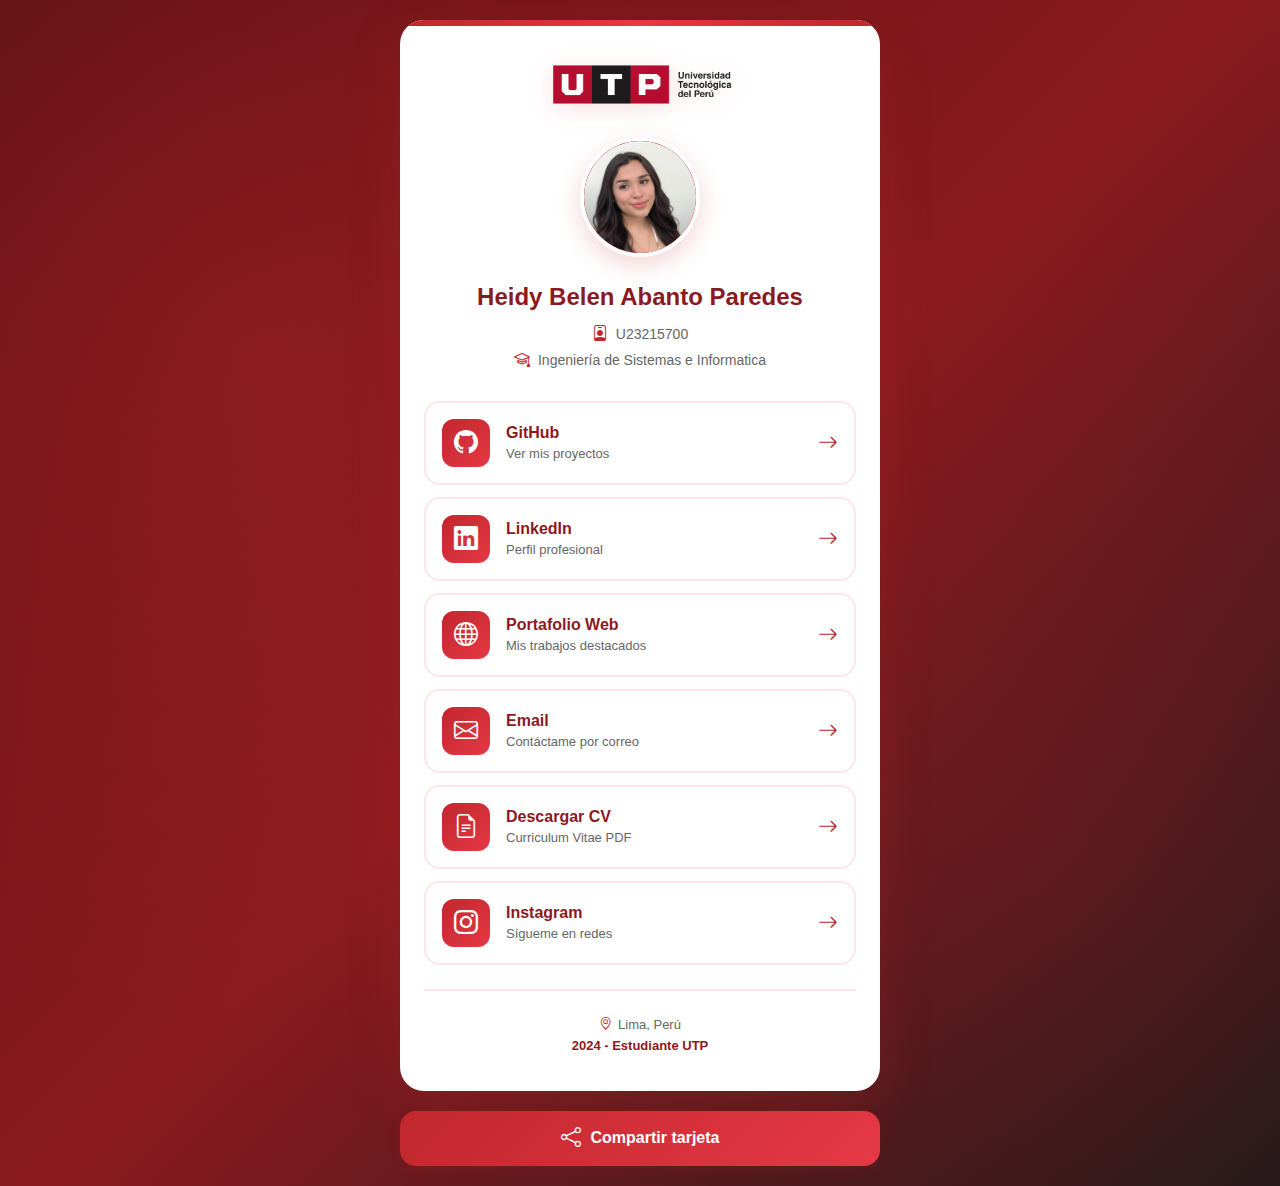
<file: index.html>
<!DOCTYPE html>
<html lang="es">

<head>
    <meta charset="UTF-8">
    <meta name="viewport" content="width=device-width, initial-scale=1.0">
    <title>Tarjeta Digital - Estudiante UTP</title>
    <link rel="stylesheet" href="https://cdn.jsdelivr.net/npm/bootstrap-icons@1.11.1/font/bootstrap-icons.css">
    <link rel="stylesheet" href="styles.css">
</head>

<body>
    <div class="container">
        <div class="card">
            <!-- Logo UTP -->
            <div class="logo-container">
                <img src="./semana_17/image.png" alt="Logo UTP" class="logo">
            </div>

            <!-- Foto de perfil -->
            <div class="profile-photo">
                <div class="photo-placeholder">
                    <img src="./semana_16/image.png" alt="Foto de perfil" class="profile-image">
                </div>
            </div>

            <!-- Información del estudiante -->
            <div class="student-info">
                <h1 class="student-name" id="studentName">Heidy Belen Abanto Paredes</h1>
                <p class="student-code">
                    <i class="bi bi-person-badge"></i>
                    <span id="studentCode">U20201234</span>
                </p>
                <p class="student-career">
                    <i class="bi bi-mortarboard"></i>
                    <span id="studentCareer">Ingeniería de Sistemas e Informatica</span>
                </p>
            </div>

            <!-- Enlaces sociales -->
            <div class="links-container">
                <a href="#" class="link-item" data-platform="github">
                    <div class="link-icon">
                        <i class="bi bi-github"></i>
                    </div>
                    <div class="link-content">
                        <span class="link-title">GitHub</span>
                        <span class="link-subtitle">Ver mis proyectos</span>
                    </div>
                    <i class="bi bi-arrow-right link-arrow"></i>
                </a>

                <a href="#" class="link-item" data-platform="linkedin">
                    <div class="link-icon">
                        <i class="bi bi-linkedin"></i>
                    </div>
                    <div class="link-content">
                        <span class="link-title">LinkedIn</span>
                        <span class="link-subtitle">Perfil profesional</span>
                    </div>
                    <i class="bi bi-arrow-right link-arrow"></i>
                </a>

                <a href="./semana_17/portafolio/index.html" class="link-item" data-platform="portfolio">
                    <div class="link-icon">
                        <i class="bi bi-globe"></i>
                    </div>
                    <div class="link-content">
                        <span class="link-title">Portafolio Web</span>
                        <span class="link-subtitle">Mis trabajos destacados</span>
                    </div>
                    <i class="bi bi-arrow-right link-arrow"></i>
                </a>

                <a href="#" class="link-item" data-platform="email">
                    <div class="link-icon">
                        <i class="bi bi-envelope"></i>
                    </div>
                    <div class="link-content">
                        <span class="link-title">Email</span>
                        <span class="link-subtitle">Contáctame por correo</span>
                    </div>
                    <i class="bi bi-arrow-right link-arrow"></i>
                </a>

                <a href="#" class="link-item" data-platform="cv">
                    <div class="link-icon">
                        <i class="bi bi-file-earmark-text"></i>
                    </div>
                    <div class="link-content">
                        <span class="link-title">Descargar CV</span>
                        <span class="link-subtitle">Curriculum Vitae PDF</span>
                    </div>
                    <i class="bi bi-arrow-right link-arrow"></i>
                </a>

                <a href="#" class="link-item" data-platform="instagram">
                    <div class="link-icon">
                        <i class="bi bi-instagram"></i>
                    </div>
                    <div class="link-content">
                        <span class="link-title">Instagram</span>
                        <span class="link-subtitle">Sígueme en redes</span>
                    </div>
                    <i class="bi bi-arrow-right link-arrow"></i>
                </a>
            </div>

            <!-- Footer -->
            <div class="footer">
                <p>
                    <i class="bi bi-geo-alt"></i>
                    Lima, Perú
                </p>
                <p class="year">2024 - Estudiante UTP</p>
            </div>
        </div>

        <!-- Botón compartir -->
        <button class="share-button" id="shareButton">
            <i class="bi bi-share"></i>
            Compartir tarjeta
        </button>
    </div>

    <script src="script.js"></script>
</body>

</html>
</file>
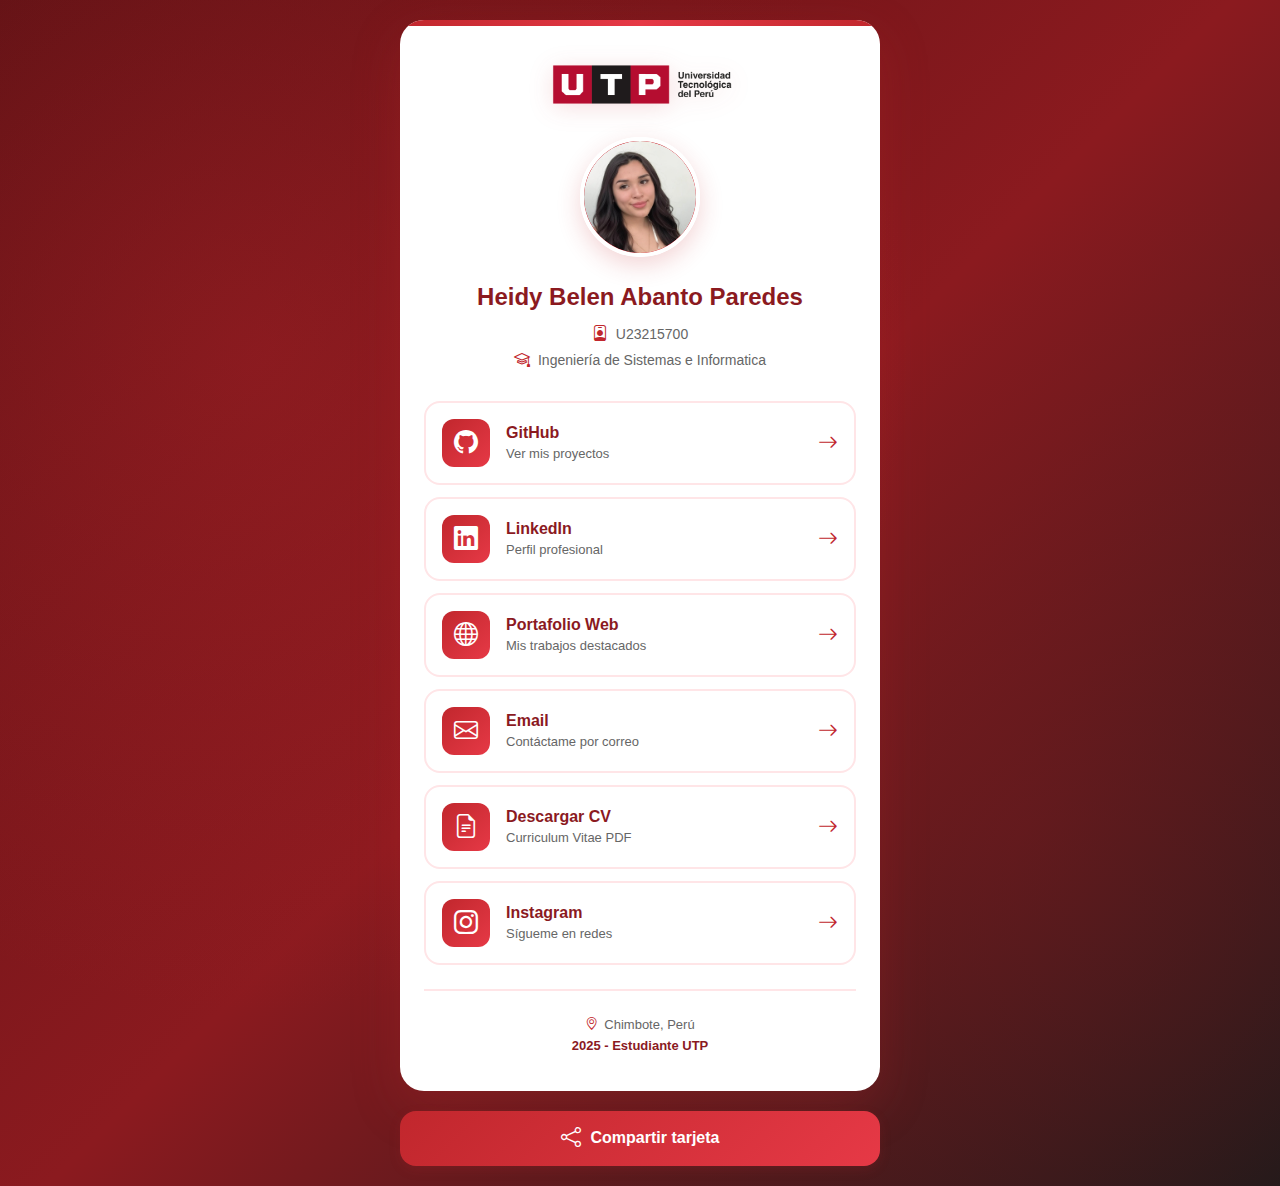
<file: semana_16/index.html>
<!DOCTYPE html>
<html lang="es">
<head>
    <meta charset="UTF-8">
    <meta name="viewport" content="width=device-width, initial-scale=1.0">
    <title>Tarjeta Digital - Estudiante UTP</title>
    <link rel="stylesheet" href="https://cdn.jsdelivr.net/npm/bootstrap-icons@1.11.1/font/bootstrap-icons.css">
    <link rel="stylesheet" href="styles.css">
</head>
<body>
    <div class="container">
        <div class="card">
            <!-- Logo UTP -->
            <div class="logo-container">
                <img src="../semana_17/image.png" alt="Logo UTP" class="logo">
            </div>

            <!-- Foto de perfil -->
            <div class="profile-photo">
                <div class="photo-placeholder">
                    <img src="image.png" alt="Foto de perfil" class="profile-image">
                </div>
            </div>

            <!-- Información del estudiante -->
            <div class="student-info">
                <h1 class="student-name" id="studentName">Heidy Belen Abanto Paredes</h1>
                <p class="student-code">
                    <i class="bi bi-person-badge"></i>
                    <span id="studentCode">U23215700</span>
                </p>
                <p class="student-career">
                    <i class="bi bi-mortarboard"></i>
                    <span id="studentCareer">Ingeniería de Sistemas</span>
                </p>
            </div>

            <!-- Enlaces sociales -->
            <div class="links-container">
                <a href="#" class="link-item" data-platform="github">
                    <div class="link-icon">
                        <i class="bi bi-github"></i>
                    </div>
                    <div class="link-content">
                        <span class="link-title">GitHub</span>
                        <span class="link-subtitle">Ver mis proyectos</span>
                    </div>
                    <i class="bi bi-arrow-right link-arrow"></i>
                </a>

                <a href="#" class="link-item" data-platform="linkedin">
                    <div class="link-icon">
                        <i class="bi bi-linkedin"></i>
                    </div>
                    <div class="link-content">
                        <span class="link-title">LinkedIn</span>
                        <span class="link-subtitle">Perfil profesional</span>
                    </div>
                    <i class="bi bi-arrow-right link-arrow"></i>
                </a>

                <a href="#" class="link-item" data-platform="portfolio">
                    <div class="link-icon">
                        <i class="bi bi-globe"></i>
                    </div>
                    <div class="link-content">
                        <span class="link-title">Portafolio Web</span>
                        <span class="link-subtitle">Mis trabajos destacados</span>
                    </div>
                    <i class="bi bi-arrow-right link-arrow"></i>
                </a>

                <a href="#" class="link-item" data-platform="email">
                    <div class="link-icon">
                        <i class="bi bi-envelope"></i>
                    </div>
                    <div class="link-content">
                        <span class="link-title">Email</span>
                        <span class="link-subtitle">Contáctame por correo</span>
                    </div>
                    <i class="bi bi-arrow-right link-arrow"></i>
                </a>

                <a href="#" class="link-item" data-platform="cv">
                    <div class="link-icon">
                        <i class="bi bi-file-earmark-text"></i>
                    </div>
                    <div class="link-content">
                        <span class="link-title">Descargar CV</span>
                        <span class="link-subtitle">Curriculum Vitae PDF</span>
                    </div>
                    <i class="bi bi-arrow-right link-arrow"></i>
                </a>

                <a href="#" class="link-item" data-platform="instagram">
                    <div class="link-icon">
                        <i class="bi bi-instagram"></i>
                    </div>
                    <div class="link-content">
                        <span class="link-title">Instagram</span>
                        <span class="link-subtitle">Sígueme en redes</span>
                    </div>
                    <i class="bi bi-arrow-right link-arrow"></i>
                </a>
            </div>

            <!-- Footer -->
            <div class="footer">
                <p>
                    <i class="bi bi-geo-alt"></i>
                    Chimbote, Perú
                </p>
                <p class="year">2025 - Estudiante UTP</p>
            </div>
        </div>

        <!-- Botón compartir -->
        <button class="share-button" id="shareButton">
            <i class="bi bi-share"></i>
            Compartir tarjeta
        </button>
    </div>

    <script src="script.js"></script>
</body>
</html>
</file>
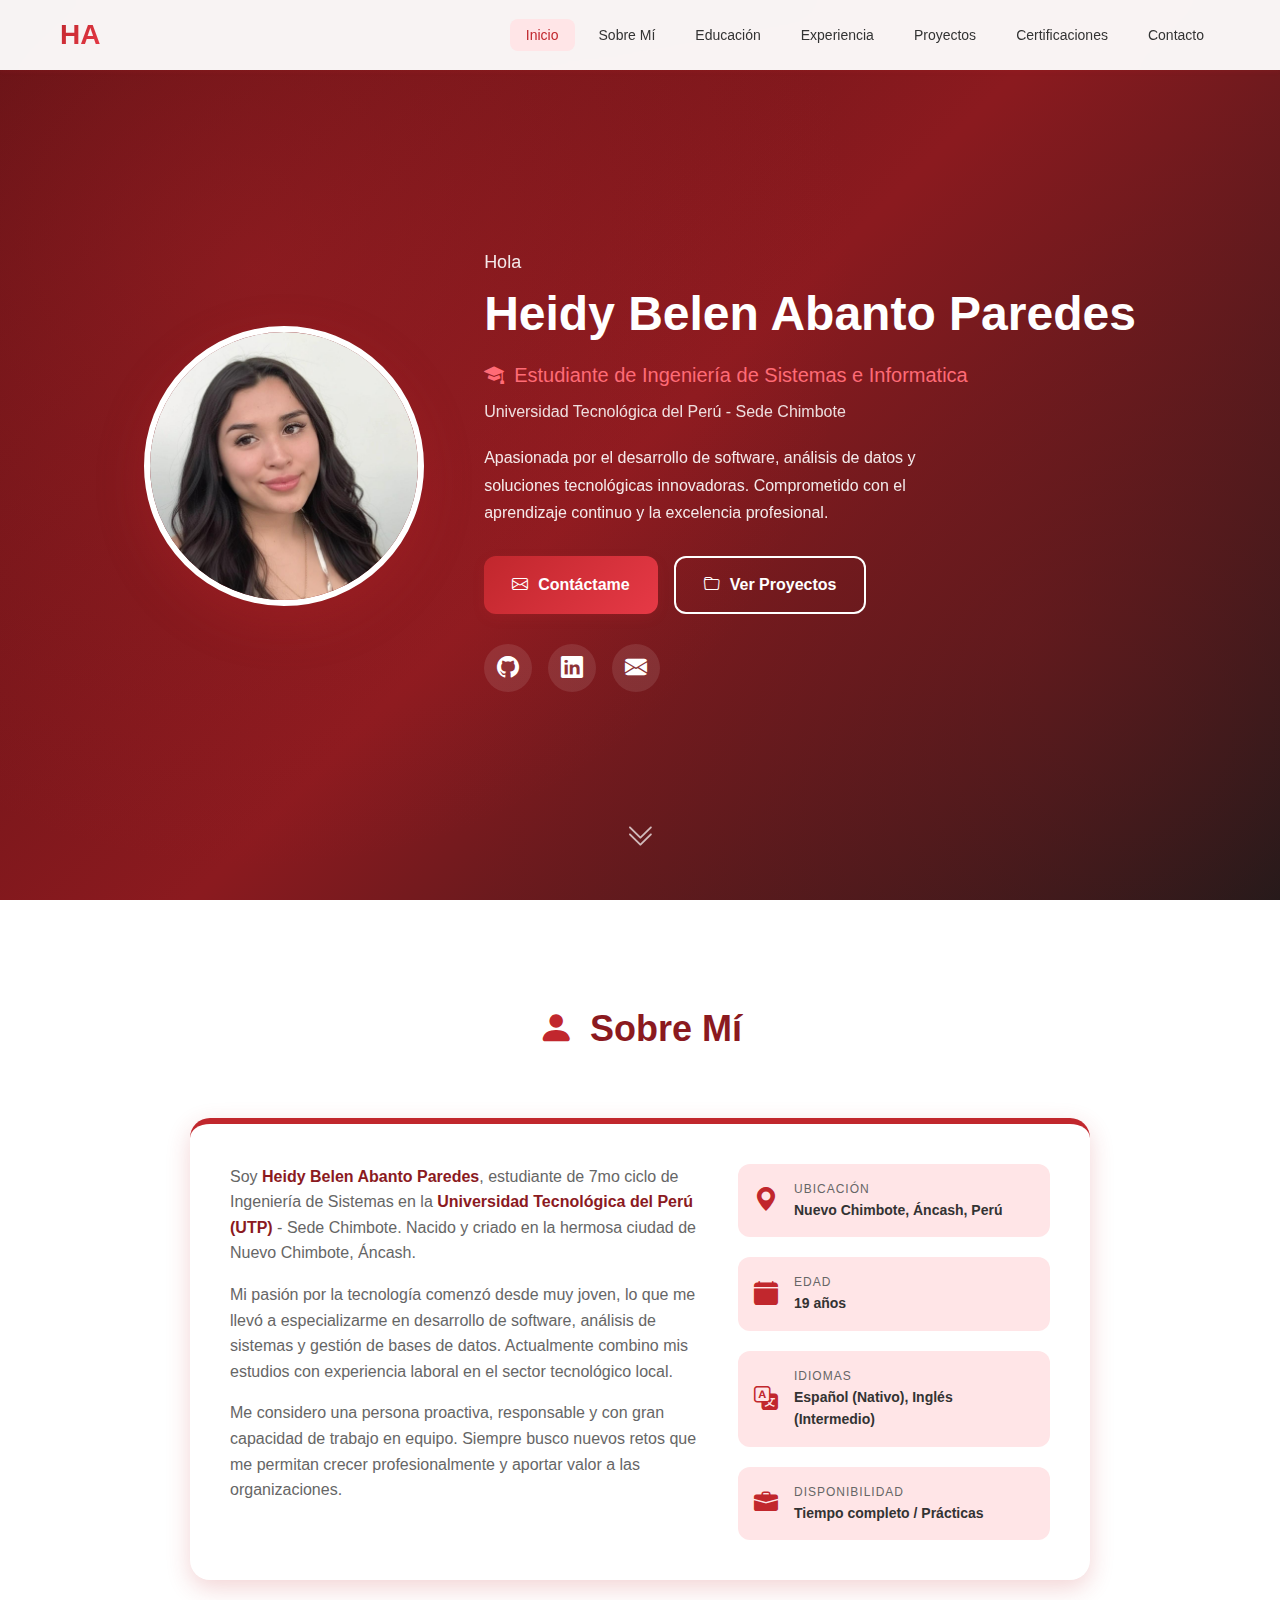
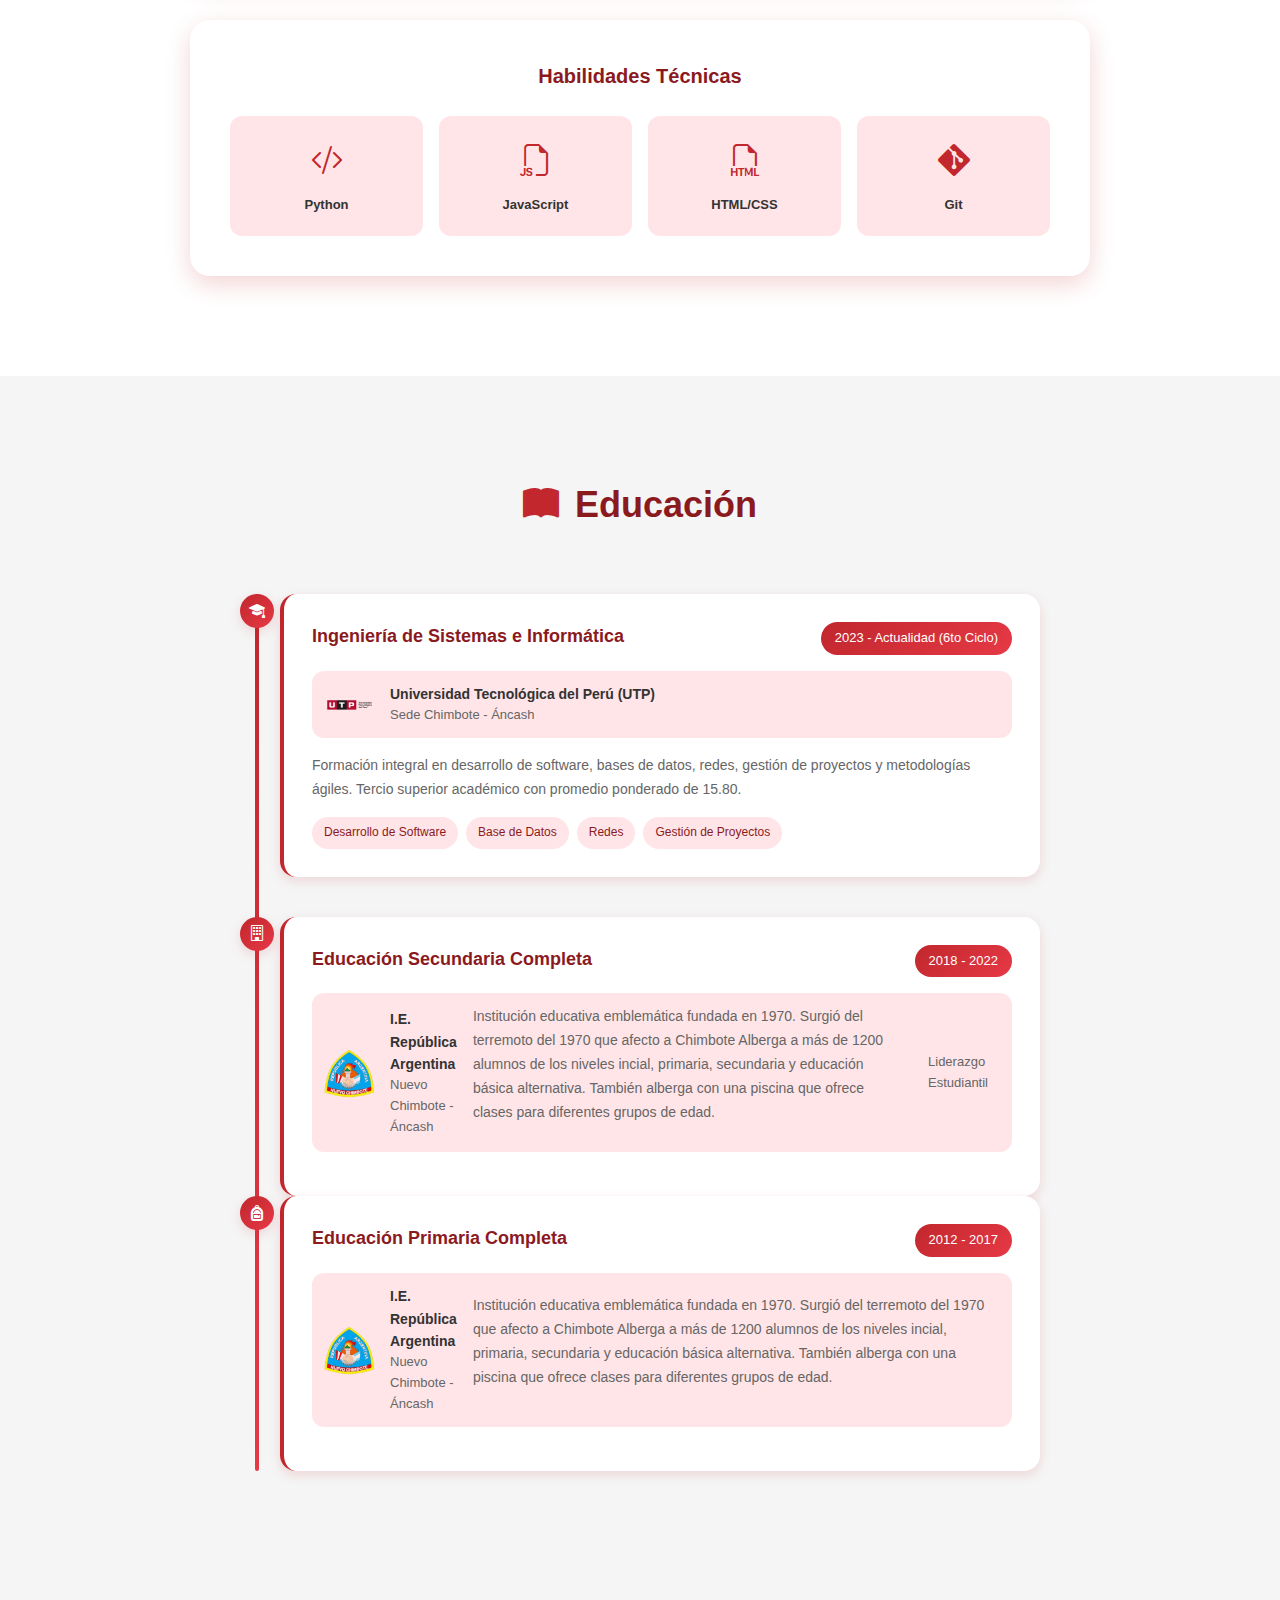
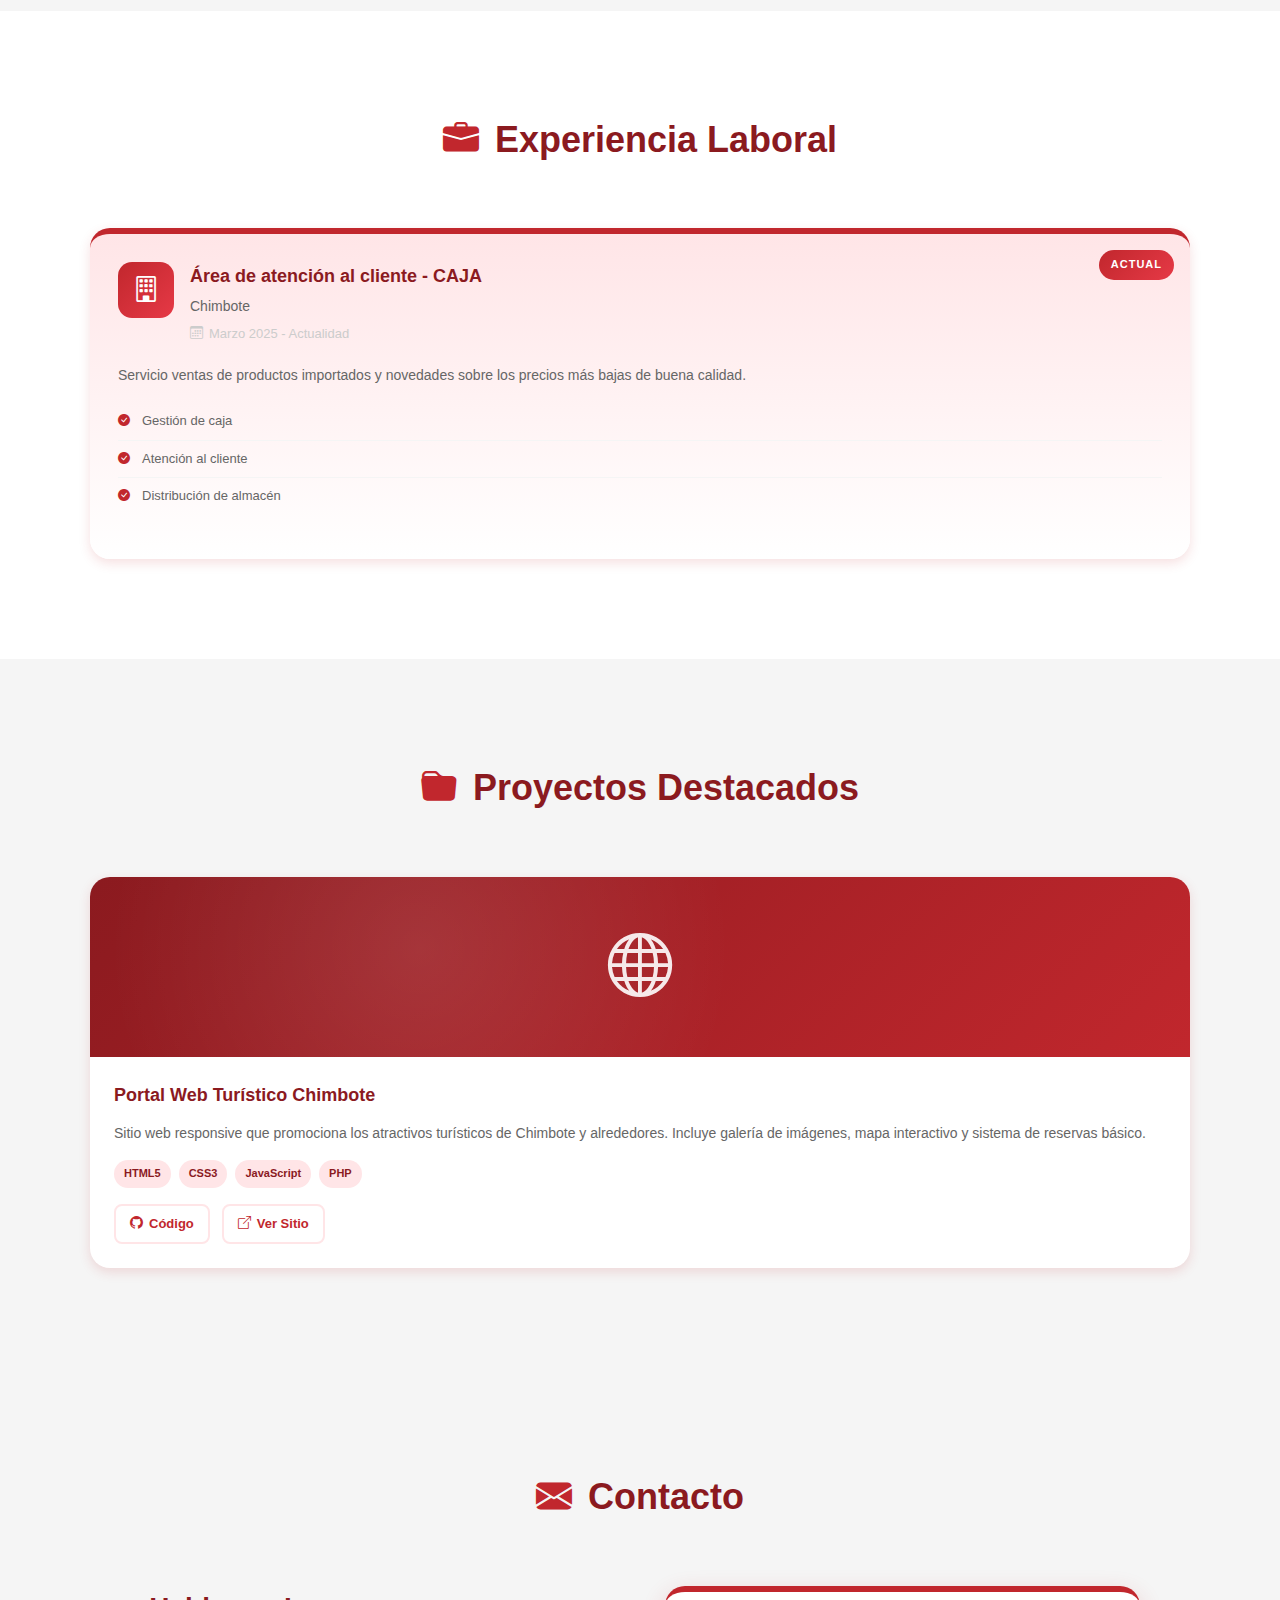
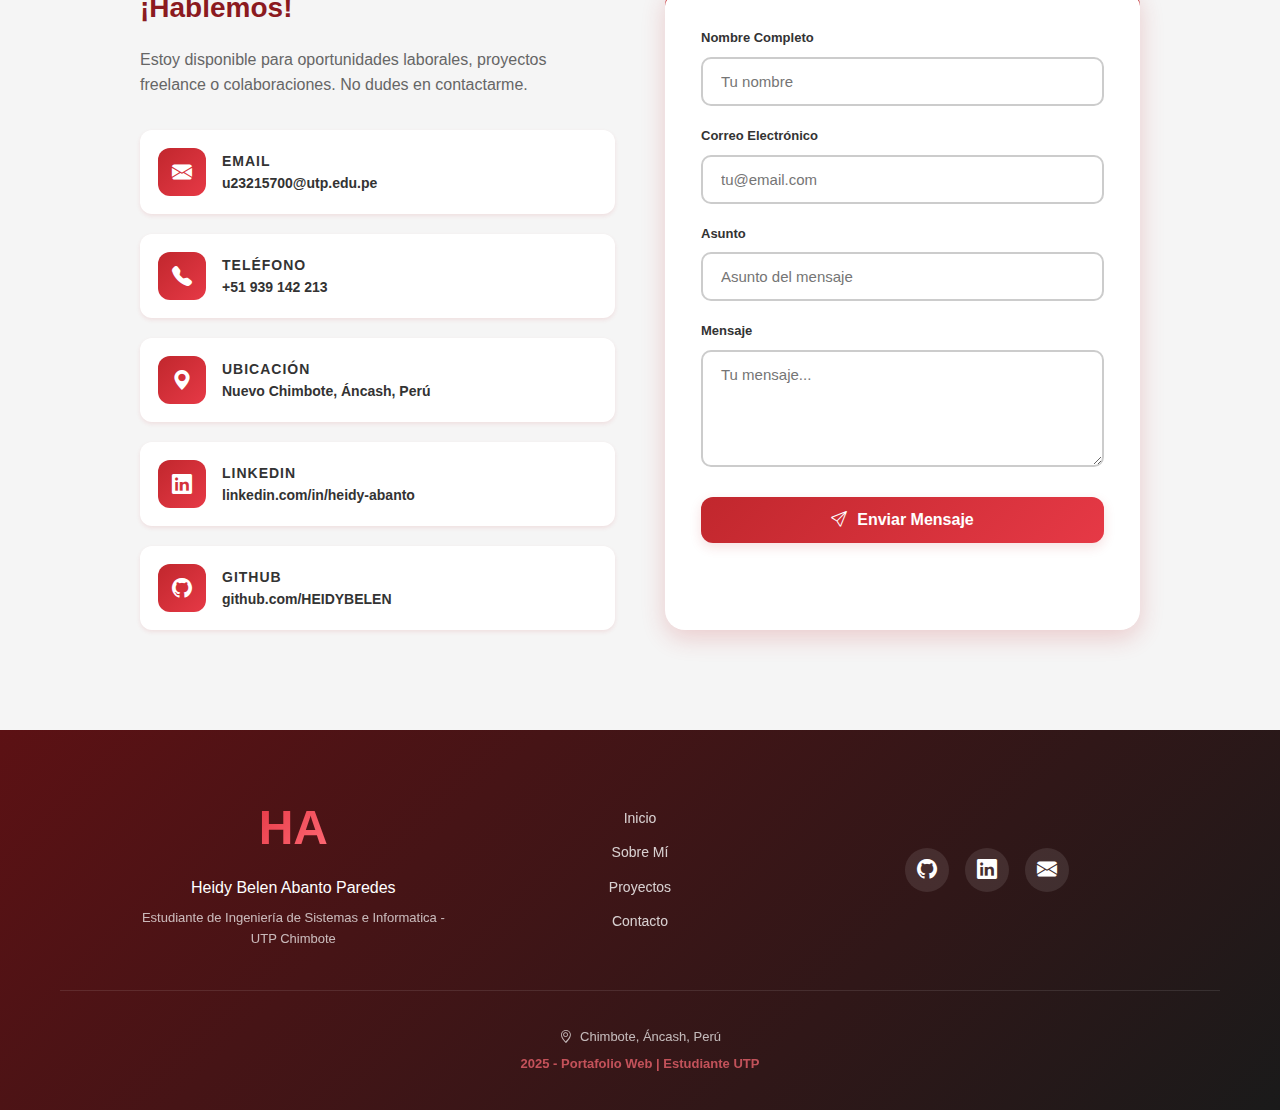
<file: semana_17/portafolio/index.html>
<!DOCTYPE html>
<html lang="es">
<head>
    <meta charset="UTF-8">
    <meta name="viewport" content="width=device-width, initial-scale=1.0">
    <title>Heidy Belen Abanto Paredes | Portafolio Web - Estudiante UTP</title>
    <link rel="stylesheet" href="https://cdn.jsdelivr.net/npm/bootstrap-icons@1.11.1/font/bootstrap-icons.css">
    <link rel="stylesheet" href="styles.css">
</head>
<body>
    <!-- Navegación -->
    <nav class="navbar">
        <div class="nav-container">
            <a href="#inicio" class="nav-logo">
                <span class="logo-text">HA</span>
            </a>
            <button class="nav-toggle" id="navToggle">
                <i class="bi bi-list"></i>
            </button>
            <ul class="nav-menu" id="navMenu">
                <li><a href="#inicio" class="nav-link">Inicio</a></li>
                <li><a href="#sobre-mi" class="nav-link">Sobre Mí</a></li>
                <li><a href="#educacion" class="nav-link">Educación</a></li>
                <li><a href="#experiencia" class="nav-link">Experiencia</a></li>
                <li><a href="#proyectos" class="nav-link">Proyectos</a></li>
                <li><a href="#certificaciones" class="nav-link">Certificaciones</a></li>
                <li><a href="#contacto" class="nav-link">Contacto</a></li>
            </ul>
        </div>
    </nav>

    <!-- Hero Section -->
    <section id="inicio" class="hero">
        <div class="hero-content">
            <div class="hero-image">
                <img src="../../semana_16/image.png" alt="Heidy Belen Abanto Paredes" class="profile-img">
            </div>
            <div class="hero-text">
                <p class="hero-greeting">Hola, soy</p>
                <h1 class="hero-name">Heidy Belen Abanto Paredes</h1>
                <p class="hero-title">
                    <i class="bi bi-mortarboard-fill"></i>
                    Estudiante de Ingeniería de Sistemas e Informatica
                </p>
                <p class="hero-university">Universidad Tecnológica del Perú - Sede Chimbote</p>
                <p class="hero-description">
                    Apasionada por el desarrollo de software, análisis de datos y soluciones tecnológicas innovadoras.
                    Comprometido con el aprendizaje continuo y la excelencia profesional.
                </p>
                <div class="hero-buttons">
                    <a href="#contacto" class="btn btn-primary">
                        <i class="bi bi-envelope"></i>
                        Contáctame
                    </a>
                    <a href="#proyectos" class="btn btn-secondary">
                        <i class="bi bi-folder"></i>
                        Ver Proyectos
                    </a>
                </div>
                <div class="hero-social">
                    <a href="https://github.com/HEIDYBELEN" target="_blank" class="social-link" title="GitHub">
                        <i class="bi bi-github"></i>
                    </a>
                    <a href="https://www.linkedin.com/in/heidy-abanto-23a439273/" target="_blank" class="social-link" title="LinkedIn">
                        <i class="bi bi-linkedin"></i>
                    </a>
                    <a href="mailto:u23215700@utp.edu.pe" class="social-link" title="Email">
                        <i class="bi bi-envelope-fill"></i>
                    </a>
                </div>
            </div>
        </div>
        <div class="scroll-indicator">
            <i class="bi bi-chevron-double-down"></i>
        </div>
    </section>

    <!-- Sobre Mí -->
    <section id="sobre-mi" class="section">
        <div class="container">
            <h2 class="section-title">
                <i class="bi bi-person-fill"></i>
                Sobre Mí
            </h2>
            <div class="about-content">
                <div class="about-card">
                    <div class="about-text">
                        <p>
                            Soy <strong>Heidy Belen Abanto Paredes</strong>, estudiante de 7mo ciclo de Ingeniería de Sistemas
                            en la <strong>Universidad Tecnológica del Perú (UTP)</strong> - Sede Chimbote. Nacido y criado
                            en la hermosa ciudad de Nuevo Chimbote, Áncash.
                        </p>
                        <p>
                            Mi pasión por la tecnología comenzó desde muy joven, lo que me llevó a especializarme en
                            desarrollo de software, análisis de sistemas y gestión de bases de datos. Actualmente
                            combino mis estudios con experiencia laboral en el sector tecnológico local.
                        </p>
                        <p>
                            Me considero una persona proactiva, responsable y con gran capacidad de trabajo en equipo.
                            Siempre busco nuevos retos que me permitan crecer profesionalmente y aportar valor a las
                            organizaciones.
                        </p>
                    </div>
                    <div class="about-info">
                        <div class="info-item">
                            <i class="bi bi-geo-alt-fill"></i>
                            <div>
                                <span class="info-label">Ubicación</span>
                                <span class="info-value">Nuevo Chimbote, Áncash, Perú</span>
                            </div>
                        </div>
                        <div class="info-item">
                            <i class="bi bi-calendar-fill"></i>
                            <div>
                                <span class="info-label">Edad</span>
                                <span class="info-value">19 años</span>
                            </div>
                        </div>
                        <div class="info-item">
                            <i class="bi bi-translate"></i>
                            <div>
                                <span class="info-label">Idiomas</span>
                                <span class="info-value">Español (Nativo), Inglés (Intermedio)</span>
                            </div>
                        </div>
                        <div class="info-item">
                            <i class="bi bi-briefcase-fill"></i>
                            <div>
                                <span class="info-label">Disponibilidad</span>
                                <span class="info-value">Tiempo completo / Prácticas</span>
                            </div>
                        </div>
                    </div>
                </div>
                <div class="skills-container">
                    <h3 class="skills-title">Habilidades Técnicas</h3>
                    <div class="skills-grid">
                        <div class="skill-item">
                            <i class="bi bi-code-slash"></i>
                            <span>Python</span>
                        </div>
                        <div class="skill-item">
                            <i class="bi bi-filetype-js"></i>
                            <span>JavaScript</span>
                        </div>
                        <div class="skill-item">
                            <i class="bi bi-filetype-html"></i>
                            <span>HTML/CSS</span>
                        </div>
                        <div class="skill-item">
                            <i class="bi bi-git"></i>
                            <span>Git</span>
                        </div>
                        </div>
                    </div>
                </div>
            </div>
        </div>
    </section>

    <!-- Educación -->
    <section id="educacion" class="section section-alt">
        <div class="container">
            <h2 class="section-title">
                <i class="bi bi-book-fill"></i>
                Educación
            </h2>
            <div class="timeline">
                <!-- Universidad -->
                <div class="timeline-item">
                    <div class="timeline-marker">
                        <i class="bi bi-mortarboard-fill"></i>
                    </div>
                    <div class="timeline-content">
                        <div class="timeline-header">
                            <h3>Ingeniería de Sistemas e Informática</h3>
                            <span class="timeline-date">2023 - Actualidad (6to Ciclo)</span>
                        </div>
                        <div class="timeline-institution">
                            <img src="../image.png" alt="UTP" class="institution-logo">
                            <div>
                                <strong>Universidad Tecnológica del Perú (UTP)</strong>
                                <span>Sede Chimbote - Áncash</span>
                            </div>
                        </div>
                        <p class="timeline-description">
                            Formación integral en desarrollo de software, bases de datos, redes, gestión de proyectos
                            y metodologías ágiles. Tercio superior académico con promedio ponderado de 15.80.
                        </p>
                        <div class="timeline-tags">
                            <span class="tag">Desarrollo de Software</span>
                            <span class="tag">Base de Datos</span>
                            <span class="tag">Redes</span>
                            <span class="tag">Gestión de Proyectos</span>
                        </div>
                    </div>
                </div>

                <!-- Colegio Secundaria -->
                <div class="timeline-item">
                    <div class="timeline-marker">
                        <i class="bi bi-building"></i>
                    </div>
                    <div class="timeline-content">
                        <div class="timeline-header">
                            <h3>Educación Secundaria Completa</h3>
                            <span class="timeline-date">2018 - 2022</span>
                        </div>
                        <div class="timeline-institution">
                            <img src="../cole.png" alt="Colegio" class="institution-logo">
                            <div>
                            <div>
                                <strong>I.E. República Argentina</strong>
                                <span>Nuevo Chimbote - Áncash</span>
                            </div>
                        </div>
                        <p class="timeline-description">
                            Institución educativa emblemática fundada en 1970. Surgió del terremoto del 1970 que afecto a Chimbote
                            Alberga a más de 1200 alumnos de los niveles incial, primaria, secundaria y educación básica alternativa.
                            También alberga con una piscina que ofrece clases para diferentes grupos de edad.
                        </p>
                        <div class="timeline-tags">
                            <span class="tag">Liderazgo Estudiantil</span>
                        </div>
                    </div>
                </div>

                <!-- Colegio Primaria -->
                <div class="timeline-item">
                    <div class="timeline-marker">
                        <i class="bi bi-backpack-fill"></i>
                    </div>
                    <div class="timeline-content">
                        <div class="timeline-header">
                            <h3>Educación Primaria Completa</h3>
                            <span class="timeline-date">2012 - 2017</span>
                        </div>
                         <div class="timeline-institution">
                            <img src="../cole.png" alt="Colegio" class="institution-logo">
                            <div>
                            <div>
                                <strong>I.E. República Argentina</strong>
                                <span>Nuevo Chimbote - Áncash</span>
                            </div>
                        </div>
                        <p class="timeline-description">
                            Institución educativa emblemática fundada en 1970. Surgió del terremoto del 1970 que afecto a Chimbote
                            Alberga a más de 1200 alumnos de los niveles incial, primaria, secundaria y educación básica alternativa.
                            También alberga con una piscina que ofrece clases para diferentes grupos de edad.
                        </p>
                    </div>
                </div>
            </div>
        </div>
    </section>

    <!-- Experiencia Laboral -->
    <section id="experiencia" class="section">
        <div class="container">
            <h2 class="section-title">
                <i class="bi bi-briefcase-fill"></i>
                Experiencia Laboral
            </h2>
            <div class="experience-grid">
                <!-- Trabajo Actual -->
                <div class="experience-card featured">
                    <div class="experience-badge">Actual</div>
                    <div class="experience-header">
                        <div class="company-logo">
                            <i class="bi bi-building"></i>
                        </div>
                        <div class="experience-info">
                            <h3>Área de atención al cliente - CAJA</h3>
                            <p class="company-name">Chimbote</p>
                            <span class="experience-period">
                                <i class="bi bi-calendar3"></i>
                                Marzo 2025 - Actualidad
                            </span>
                        </div>
                    </div>
                    <div class="experience-body">
                        <p>
                            Servicio ventas de productos importados y novedades sobre los precios más bajas
                            de buena calidad.
                        </p>
                        <ul class="experience-tasks">
                            <li>Gestión de caja</li>
                            <li>Atención al cliente</li>
                            <li>Distribución de almacén</li>
                        </ul>
                    </div>
                </div>
            </div>
        </div>
    </section>

    <!-- Proyectos -->
    <section id="proyectos" class="section section-alt">
        <div class="container">
            <h2 class="section-title">
                <i class="bi bi-folder-fill"></i>
                Proyectos Destacados
            </h2>
            <div class="projects-grid">
                <!-- Proyecto 1 -->
                <div class="project-card">
                    <div class="project-image">
                        <i class="bi bi-globe"></i>
                    </div>
                    <div class="project-content">
                        <h3>Portal Web Turístico Chimbote</h3>
                        <p>
                            Sitio web responsive que promociona los atractivos turísticos de Chimbote y alrededores.
                            Incluye galería de imágenes, mapa interactivo y sistema de reservas básico.
                        </p>
                        <div class="project-tech">
                            <span>HTML5</span>
                            <span>CSS3</span>
                            <span>JavaScript</span>
                            <span>PHP</span>
                        </div>
                        <div class="project-links">
                            <a href="https://github.com/carlosmendozar/turismo-chimbote" target="_blank" class="project-link">
                                <i class="bi bi-github"></i>
                                Código
                            </a>
                            <a href="#" class="project-link">
                                <i class="bi bi-box-arrow-up-right"></i>
                                Ver Sitio
                            </a>
                        </div>
                    </div>
                </div>
            </div>
        </div>
    </section>

    <!-- Contacto -->
    <section id="contacto" class="section section-alt">
        <div class="container">
            <h2 class="section-title">
                <i class="bi bi-envelope-fill"></i>
                Contacto
            </h2>
            <div class="contact-content">
                <div class="contact-info">
                    <h3>¡Hablemos!</h3>
                    <p>
                        Estoy disponible para oportunidades laborales, proyectos freelance o
                        colaboraciones. No dudes en contactarme.
                    </p>
                    <div class="contact-details">
                        <div class="contact-item">
                            <i class="bi bi-envelope-fill"></i>
                            <div>
                                <span class="contact-label">Email</span>
                                <a href="mailto:u23215700@utp.edu.pe">u23215700@utp.edu.pe</a>
                            </div>
                        </div>
                        <div class="contact-item">
                            <i class="bi bi-telephone-fill"></i>
                            <div>
                                <span class="contact-label">Teléfono</span>
                                <a href="tel:+51939142213">+51 939 142 213</a>
                            </div>
                        </div>
                        <div class="contact-item">
                            <i class="bi bi-geo-alt-fill"></i>
                            <div>
                                <span class="contact-label">Ubicación</span>
                                <span>Nuevo Chimbote, Áncash, Perú</span>
                            </div>
                        </div>
                        <div class="contact-item">
                            <i class="bi bi-linkedin"></i>
                            <div>
                                <span class="contact-label">LinkedIn</span>
                                <a href="https://www.linkedin.com/in/heidy-abanto-23a439273/" target="_blank">linkedin.com/in/heidy-abanto</a>
                            </div>
                        </div>
                        <div class="contact-item">
                            <i class="bi bi-github"></i>
                            <div>
                                <span class="contact-label">GitHub</span>
                                <a href="https://github.com/HEIDYBELEN" target="_blank">github.com/HEIDYBELEN</a>
                            </div>
                        </div>
                    </div>
                </div>
                <div class="contact-form-container">
                    <form class="contact-form" id="contactForm">
                        <div class="form-group">
                            <label for="name">Nombre Completo</label>
                            <input type="text" id="name" name="name" required placeholder="Tu nombre">
                        </div>
                        <div class="form-group">
                            <label for="email">Correo Electrónico</label>
                            <input type="email" id="email" name="email" required placeholder="tu@email.com">
                        </div>
                        <div class="form-group">
                            <label for="subject">Asunto</label>
                            <input type="text" id="subject" name="subject" required placeholder="Asunto del mensaje">
                        </div>
                        <div class="form-group">
                            <label for="message">Mensaje</label>
                            <textarea id="message" name="message" rows="5" required placeholder="Tu mensaje..."></textarea>
                        </div>
                        <button type="submit" class="btn btn-primary btn-submit">
                            <i class="bi bi-send"></i>
                            Enviar Mensaje
                        </button>
                    </form>
                </div>
            </div>
        </div>
    </section>

    <!-- Footer -->
    <footer class="footer">
        <div class="container">
            <div class="footer-content">
                <div class="footer-brand">
                    <span class="footer-logo">HA</span>
                    <p>Heidy Belen Abanto Paredes</p>
                    <p class="footer-subtitle">Estudiante de Ingeniería de Sistemas e Informatica - UTP Chimbote</p>
                </div>
                <div class="footer-links">
                    <a href="#inicio">Inicio</a>
                    <a href="#sobre-mi">Sobre Mí</a>
                    <a href="#proyectos">Proyectos</a>
                    <a href="#contacto">Contacto</a>
                </div>
                <div class="footer-social">
                    <a href="https://github.com/carlosmendozar" target="_blank"><i class="bi bi-github"></i></a>
                    <a href="https://linkedin.com/in/carlosmendozar" target="_blank"><i class="bi bi-linkedin"></i></a>
                    <a href="mailto:u22108456@utp.edu.pe"><i class="bi bi-envelope-fill"></i></a>
                </div>
            </div>
            <div class="footer-bottom">
                <p>
                    <i class="bi bi-geo-alt"></i>
                    Chimbote, Áncash, Perú
                </p>
                <p class="copyright">
                    2025 - Portafolio Web | Estudiante UTP
                </p>
            </div>
        </div>
    </footer>

    <!-- Botón Volver Arriba -->
    <button class="back-to-top" id="backToTop">
        <i class="bi bi-arrow-up"></i>
    </button>

    <script src="script.js"></script>
</body>
</html>
</file>
<file: styles.css>
/* ============================================
   TARJETA DIGITAL ESTUDIANTE UTP
   Tonalidades Rojas Institucionales
   ============================================ */

:root {
    /* Paleta UTP - Rojos */
    --utp-red-primary: #C1272D;
    --utp-red-dark: #8B1A1F;
    --utp-red-darker: #5C1114;
    --utp-red-light: #E63946;
    --utp-red-lighter: #FF6B76;
    --utp-red-pale: #FFE5E7;

    /* Neutrales */
    --utp-black: #1A1A1A;
    --utp-gray-dark: #333333;
    --utp-gray: #666666;
    --utp-gray-light: #CCCCCC;
    --utp-white: #FFFFFF;

    /* Sombras */
    --shadow-sm: 0 2px 4px rgba(193, 39, 45, 0.1);
    --shadow-md: 0 4px 12px rgba(193, 39, 45, 0.15);
    --shadow-lg: 0 8px 24px rgba(193, 39, 45, 0.2);
    --shadow-xl: 0 16px 48px rgba(193, 39, 45, 0.25);
}

* {
    margin: 0;
    padding: 0;
    box-sizing: border-box;
}

body {
    font-family: -apple-system, BlinkMacSystemFont, 'Segoe UI', Roboto, Oxygen, Ubuntu, Cantarell, sans-serif;
    background: linear-gradient(135deg, var(--utp-red-darker) 0%, var(--utp-red-dark) 50%, var(--utp-black) 100%);
    min-height: 100vh;
    display: flex;
    align-items: center;
    justify-content: center;
    padding: 20px;
    position: relative;
    overflow-x: hidden;
}

/* Efecto de fondo animado */
body::before {
    content: '';
    position: absolute;
    top: 0;
    left: 0;
    width: 100%;
    height: 100%;
    background:
        radial-gradient(circle at 20% 30%, rgba(193, 39, 45, 0.3) 0%, transparent 50%),
        radial-gradient(circle at 80% 70%, rgba(139, 26, 31, 0.3) 0%, transparent 50%);
    animation: backgroundPulse 10s ease-in-out infinite;
    pointer-events: none;
}

@keyframes backgroundPulse {
    0%, 100% { opacity: 0.5; }
    50% { opacity: 0.8; }
}

.container {
    max-width: 480px;
    width: 100%;
    position: relative;
    z-index: 1;
}

/* ============================================
   TARJETA PRINCIPAL
   ============================================ */

.card {
    background: var(--utp-white);
    border-radius: 24px;
    padding: 32px 24px;
    box-shadow: var(--shadow-xl);
    position: relative;
    overflow: hidden;
    animation: cardEntrance 0.6s cubic-bezier(0.34, 1.56, 0.64, 1);
}

@keyframes cardEntrance {
    0% {
        opacity: 0;
        transform: translateY(40px) scale(0.9);
    }
    100% {
        opacity: 1;
        transform: translateY(0) scale(1);
    }
}

/* Borde superior rojo decorativo */
.card::before {
    content: '';
    position: absolute;
    top: 0;
    left: 0;
    width: 100%;
    height: 6px;
    background: linear-gradient(90deg,
        var(--utp-red-primary) 0%,
        var(--utp-red-light) 50%,
        var(--utp-red-primary) 100%
    );
    animation: borderFlow 3s ease-in-out infinite;
}

@keyframes borderFlow {
    0%, 100% { opacity: 1; }
    50% { opacity: 0.7; }
}

/* ============================================
   LOGO UTP
   ============================================ */

.logo-container {
    display: flex;
    justify-content: center;
    margin-bottom: 24px;
    animation: logoFloat 3s ease-in-out infinite;
}

@keyframes logoFloat {
    0%, 100% { transform: translateY(0px); }
    50% { transform: translateY(-8px); }
}

.logo {
    max-width: 200px;
    height: auto;
    filter: drop-shadow(var(--shadow-md));
}

/* ============================================
   FOTO DE PERFIL
   ============================================ */

.profile-photo {
    display: flex;
    justify-content: center;
    margin-bottom: 24px;
}

.photo-placeholder {
    width: 120px;
    height: 120px;
    border-radius: 50%;
    background: linear-gradient(135deg, var(--utp-red-primary), var(--utp-red-light));
    display: flex;
    align-items: center;
    justify-content: center;
    box-shadow: var(--shadow-lg);
    border: 4px solid var(--utp-white);
    position: relative;
    overflow: hidden;
    transition: transform 0.3s ease, box-shadow 0.3s ease;
}

.photo-placeholder:hover {
    transform: scale(1.05);
    box-shadow: 0 12px 32px rgba(193, 39, 45, 0.3);
}

.photo-placeholder i {
    font-size: 80px;
    color: var(--utp-white);
}

.profile-image {
    width: 100%;
    height: 100%;
    object-fit: cover;
    object-position: center;
    border-radius: 50%;
}

/* ============================================
   INFORMACI�N DEL ESTUDIANTE
   ============================================ */

.student-info {
    text-align: center;
    margin-bottom: 32px;
    animation: fadeInUp 0.6s ease 0.2s backwards;
}

@keyframes fadeInUp {
    0% {
        opacity: 0;
        transform: translateY(20px);
    }
    100% {
        opacity: 1;
        transform: translateY(0);
    }
}

.student-name {
    font-size: 24px;
    font-weight: 700;
    color: var(--utp-red-dark);
    margin-bottom: 12px;
    line-height: 1.3;
}

.student-code,
.student-career {
    font-size: 14px;
    color: var(--utp-gray);
    margin: 8px 0;
    display: flex;
    align-items: center;
    justify-content: center;
    gap: 8px;
}

.student-code i,
.student-career i {
    color: var(--utp-red-primary);
    font-size: 16px;
}

/* ============================================
   ENLACES SOCIALES
   ============================================ */

.links-container {
    display: flex;
    flex-direction: column;
    gap: 12px;
    margin-bottom: 24px;
}

.link-item {
    display: flex;
    align-items: center;
    gap: 16px;
    padding: 16px;
    background: var(--utp-white);
    border: 2px solid var(--utp-red-pale);
    border-radius: 16px;
    text-decoration: none;
    transition: all 0.3s cubic-bezier(0.34, 1.56, 0.64, 1);
    position: relative;
    overflow: hidden;
    animation: fadeInUp 0.6s ease backwards;
}

.link-item:nth-child(1) { animation-delay: 0.1s; }
.link-item:nth-child(2) { animation-delay: 0.15s; }
.link-item:nth-child(3) { animation-delay: 0.2s; }
.link-item:nth-child(4) { animation-delay: 0.25s; }
.link-item:nth-child(5) { animation-delay: 0.3s; }
.link-item:nth-child(6) { animation-delay: 0.35s; }

.link-item::before {
    content: '';
    position: absolute;
    top: 0;
    left: -100%;
    width: 100%;
    height: 100%;
    background: linear-gradient(90deg,
        transparent 0%,
        rgba(193, 39, 45, 0.1) 50%,
        transparent 100%
    );
    transition: left 0.5s ease;
}

.link-item:hover::before {
    left: 100%;
}

.link-item:hover {
    border-color: var(--utp-red-primary);
    transform: translateY(-4px) scale(1.02);
    box-shadow: var(--shadow-md);
    background: linear-gradient(135deg, var(--utp-white) 0%, var(--utp-red-pale) 100%);
}

.link-item:active {
    transform: translateY(-2px) scale(0.98);
}

.link-icon {
    width: 48px;
    height: 48px;
    border-radius: 12px;
    background: linear-gradient(135deg, var(--utp-red-primary), var(--utp-red-light));
    display: flex;
    align-items: center;
    justify-content: center;
    flex-shrink: 0;
    transition: transform 0.3s ease;
}

.link-item:hover .link-icon {
    transform: rotate(360deg) scale(1.1);
}

.link-icon i {
    font-size: 24px;
    color: var(--utp-white);
}

.link-content {
    flex: 1;
    display: flex;
    flex-direction: column;
    gap: 4px;
}

.link-title {
    font-size: 16px;
    font-weight: 600;
    color: var(--utp-red-dark);
}

.link-subtitle {
    font-size: 13px;
    color: var(--utp-gray);
}

.link-arrow {
    font-size: 20px;
    color: var(--utp-red-primary);
    transition: transform 0.3s ease;
    flex-shrink: 0;
}

.link-item:hover .link-arrow {
    transform: translateX(8px);
}

/* ============================================
   FOOTER
   ============================================ */

.footer {
    text-align: center;
    padding-top: 20px;
    border-top: 2px solid var(--utp-red-pale);
    animation: fadeInUp 0.6s ease 0.4s backwards;
}

.footer p {
    font-size: 13px;
    color: var(--utp-gray);
    margin: 6px 0;
    display: flex;
    align-items: center;
    justify-content: center;
    gap: 6px;
}

.footer i {
    color: var(--utp-red-primary);
}

.footer .year {
    font-weight: 600;
    color: var(--utp-red-dark);
}

/* ============================================
   BOTON COMPARTIR
   ============================================ */

.share-button {
    width: 100%;
    margin-top: 20px;
    padding: 16px;
    background: linear-gradient(135deg, var(--utp-red-primary), var(--utp-red-light));
    color: var(--utp-white);
    border: none;
    border-radius: 16px;
    font-size: 16px;
    font-weight: 600;
    cursor: pointer;
    display: flex;
    align-items: center;
    justify-content: center;
    gap: 10px;
    box-shadow: var(--shadow-md);
    transition: all 0.3s ease;
    position: relative;
    overflow: hidden;
    animation: fadeInUp 0.6s ease 0.5s backwards;
}

.share-button::before {
    content: '';
    position: absolute;
    top: 50%;
    left: 50%;
    width: 0;
    height: 0;
    border-radius: 50%;
    background: rgba(255, 255, 255, 0.3);
    transform: translate(-50%, -50%);
    transition: width 0.6s ease, height 0.6s ease;
}

.share-button:hover::before {
    width: 300px;
    height: 300px;
}

.share-button:hover {
    transform: translateY(-4px);
    box-shadow: var(--shadow-lg);
}

.share-button:active {
    transform: translateY(-2px);
    box-shadow: var(--shadow-md);
}

.share-button i {
    font-size: 20px;
    position: relative;
    z-index: 1;
}

/* ============================================
   RESPONSIVE DESIGN
   ============================================ */

@media (max-width: 480px) {
    .card {
        padding: 24px 16px;
        border-radius: 20px;
    }

    .logo {
        max-width: 160px;
    }

    .profile-photo {
        margin-bottom: 20px;
    }

    .photo-placeholder {
        width: 100px;
        height: 100px;
    }

    .photo-placeholder i {
        font-size: 60px;
    }

    .student-name {
        font-size: 20px;
    }

    .student-code,
    .student-career {
        font-size: 13px;
    }

    .link-item {
        padding: 14px;
        gap: 12px;
    }

    .link-icon {
        width: 44px;
        height: 44px;
    }

    .link-icon i {
        font-size: 20px;
    }

    .link-title {
        font-size: 15px;
    }

    .link-subtitle {
        font-size: 12px;
    }

    .share-button {
        padding: 14px;
        font-size: 15px;
    }
}

@media (max-width: 360px) {
    body {
        padding: 12px;
    }

    .card {
        padding: 20px 12px;
    }

    .logo {
        max-width: 140px;
    }

    .student-name {
        font-size: 18px;
    }

    .link-item {
        padding: 12px;
    }

    .link-icon {
        width: 40px;
        height: 40px;
    }
}

@media (min-width: 481px) and (max-width: 768px) {
    .container {
        max-width: 520px;
    }

    .card {
        padding: 36px 28px;
    }
}

/* ============================================
   ANIMACIONES ADICIONALES
   ============================================ */

@keyframes pulse {
    0%, 100% {
        transform: scale(1);
    }
    50% {
        transform: scale(1.05);
    }
}

/* Efecto de loading si se necesita */
.loading {
    animation: pulse 1.5s ease-in-out infinite;
}

/* Toast notification styles (para script.js) */
.toast {
    position: fixed;
    bottom: 24px;
    left: 50%;
    transform: translateX(-50%) translateY(100px);
    background: var(--utp-red-dark);
    color: var(--utp-white);
    padding: 16px 24px;
    border-radius: 12px;
    box-shadow: var(--shadow-lg);
    display: flex;
    align-items: center;
    gap: 12px;
    z-index: 1000;
    animation: toastSlideIn 0.3s ease forwards;
}

.toast.show {
    transform: translateX(-50%) translateY(0);
}

@keyframes toastSlideIn {
    0% {
        transform: translateX(-50%) translateY(100px);
        opacity: 0;
    }
    100% {
        transform: translateX(-50%) translateY(0);
        opacity: 1;
    }
}

@keyframes toastSlideOut {
    0% {
        transform: translateX(-50%) translateY(0);
        opacity: 1;
    }
    100% {
        transform: translateX(-50%) translateY(100px);
        opacity: 0;
    }
}

.toast.hide {
    animation: toastSlideOut 0.3s ease forwards;
}

.toast i {
    font-size: 20px;
}
</file>
<file: semana_16/styles.css>
/* ============================================
   TARJETA DIGITAL ESTUDIANTE UTP
   Tonalidades Rojas Institucionales
   ============================================ */

:root {
    /* Paleta UTP - Rojos */
    --utp-red-primary: #C1272D;
    --utp-red-dark: #8B1A1F;
    --utp-red-darker: #5C1114;
    --utp-red-light: #E63946;
    --utp-red-lighter: #FF6B76;
    --utp-red-pale: #FFE5E7;

    /* Neutrales */
    --utp-black: #1A1A1A;
    --utp-gray-dark: #333333;
    --utp-gray: #666666;
    --utp-gray-light: #CCCCCC;
    --utp-white: #FFFFFF;

    /* Sombras */
    --shadow-sm: 0 2px 4px rgba(193, 39, 45, 0.1);
    --shadow-md: 0 4px 12px rgba(193, 39, 45, 0.15);
    --shadow-lg: 0 8px 24px rgba(193, 39, 45, 0.2);
    --shadow-xl: 0 16px 48px rgba(193, 39, 45, 0.25);
}

* {
    margin: 0;
    padding: 0;
    box-sizing: border-box;
}

body {
    font-family: -apple-system, BlinkMacSystemFont, 'Segoe UI', Roboto, Oxygen, Ubuntu, Cantarell, sans-serif;
    background: linear-gradient(135deg, var(--utp-red-darker) 0%, var(--utp-red-dark) 50%, var(--utp-black) 100%);
    min-height: 100vh;
    display: flex;
    align-items: center;
    justify-content: center;
    padding: 20px;
    position: relative;
    overflow-x: hidden;
}

/* Efecto de fondo animado */
body::before {
    content: '';
    position: absolute;
    top: 0;
    left: 0;
    width: 100%;
    height: 100%;
    background:
        radial-gradient(circle at 20% 30%, rgba(193, 39, 45, 0.3) 0%, transparent 50%),
        radial-gradient(circle at 80% 70%, rgba(139, 26, 31, 0.3) 0%, transparent 50%);
    animation: backgroundPulse 10s ease-in-out infinite;
    pointer-events: none;
}

@keyframes backgroundPulse {
    0%, 100% { opacity: 0.5; }
    50% { opacity: 0.8; }
}

.container {
    max-width: 480px;
    width: 100%;
    position: relative;
    z-index: 1;
}

/* ============================================
   TARJETA PRINCIPAL
   ============================================ */

.card {
    background: var(--utp-white);
    border-radius: 24px;
    padding: 32px 24px;
    box-shadow: var(--shadow-xl);
    position: relative;
    overflow: hidden;
    animation: cardEntrance 0.6s cubic-bezier(0.34, 1.56, 0.64, 1);
}

@keyframes cardEntrance {
    0% {
        opacity: 0;
        transform: translateY(40px) scale(0.9);
    }
    100% {
        opacity: 1;
        transform: translateY(0) scale(1);
    }
}

/* Borde superior rojo decorativo */
.card::before {
    content: '';
    position: absolute;
    top: 0;
    left: 0;
    width: 100%;
    height: 6px;
    background: linear-gradient(90deg,
        var(--utp-red-primary) 0%,
        var(--utp-red-light) 50%,
        var(--utp-red-primary) 100%
    );
    animation: borderFlow 3s ease-in-out infinite;
}

@keyframes borderFlow {
    0%, 100% { opacity: 1; }
    50% { opacity: 0.7; }
}

/* ============================================
   LOGO UTP
   ============================================ */

.logo-container {
    display: flex;
    justify-content: center;
    margin-bottom: 24px;
    animation: logoFloat 3s ease-in-out infinite;
}

@keyframes logoFloat {
    0%, 100% { transform: translateY(0px); }
    50% { transform: translateY(-8px); }
}

.logo {
    max-width: 200px;
    height: auto;
    filter: drop-shadow(var(--shadow-md));
}

/* ============================================
   FOTO DE PERFIL
   ============================================ */

.profile-photo {
    display: flex;
    justify-content: center;
    margin-bottom: 24px;
}

.photo-placeholder {
    width: 120px;
    height: 120px;
    border-radius: 50%;
    background: linear-gradient(135deg, var(--utp-red-primary), var(--utp-red-light));
    display: flex;
    align-items: center;
    justify-content: center;
    box-shadow: var(--shadow-lg);
    border: 4px solid var(--utp-white);
    position: relative;
    overflow: hidden;
    transition: transform 0.3s ease, box-shadow 0.3s ease;
}

.photo-placeholder:hover {
    transform: scale(1.05);
    box-shadow: 0 12px 32px rgba(193, 39, 45, 0.3);
}

.photo-placeholder i {
    font-size: 80px;
    color: var(--utp-white);
}

.profile-image {
    width: 100%;
    height: 100%;
    object-fit: cover;
    object-position: center;
    border-radius: 50%;
}

/* ============================================
   INFORMACI N DEL ESTUDIANTE
   ============================================ */

.student-info {
    text-align: center;
    margin-bottom: 32px;
    animation: fadeInUp 0.6s ease 0.2s backwards;
}

@keyframes fadeInUp {
    0% {
        opacity: 0;
        transform: translateY(20px);
    }
    100% {
        opacity: 1;
        transform: translateY(0);
    }
}

.student-name {
    font-size: 24px;
    font-weight: 700;
    color: var(--utp-red-dark);
    margin-bottom: 12px;
    line-height: 1.3;
}

.student-code,
.student-career {
    font-size: 14px;
    color: var(--utp-gray);
    margin: 8px 0;
    display: flex;
    align-items: center;
    justify-content: center;
    gap: 8px;
}

.student-code i,
.student-career i {
    color: var(--utp-red-primary);
    font-size: 16px;
}

/* ============================================
   ENLACES SOCIALES
   ============================================ */

.links-container {
    display: flex;
    flex-direction: column;
    gap: 12px;
    margin-bottom: 24px;
}

.link-item {
    display: flex;
    align-items: center;
    gap: 16px;
    padding: 16px;
    background: var(--utp-white);
    border: 2px solid var(--utp-red-pale);
    border-radius: 16px;
    text-decoration: none;
    transition: all 0.3s cubic-bezier(0.34, 1.56, 0.64, 1);
    position: relative;
    overflow: hidden;
    animation: fadeInUp 0.6s ease backwards;
}

.link-item:nth-child(1) { animation-delay: 0.1s; }
.link-item:nth-child(2) { animation-delay: 0.15s; }
.link-item:nth-child(3) { animation-delay: 0.2s; }
.link-item:nth-child(4) { animation-delay: 0.25s; }
.link-item:nth-child(5) { animation-delay: 0.3s; }
.link-item:nth-child(6) { animation-delay: 0.35s; }

.link-item::before {
    content: '';
    position: absolute;
    top: 0;
    left: -100%;
    width: 100%;
    height: 100%;
    background: linear-gradient(90deg,
        transparent 0%,
        rgba(193, 39, 45, 0.1) 50%,
        transparent 100%
    );
    transition: left 0.5s ease;
}

.link-item:hover::before {
    left: 100%;
}

.link-item:hover {
    border-color: var(--utp-red-primary);
    transform: translateY(-4px) scale(1.02);
    box-shadow: var(--shadow-md);
    background: linear-gradient(135deg, var(--utp-white) 0%, var(--utp-red-pale) 100%);
}

.link-item:active {
    transform: translateY(-2px) scale(0.98);
}

.link-icon {
    width: 48px;
    height: 48px;
    border-radius: 12px;
    background: linear-gradient(135deg, var(--utp-red-primary), var(--utp-red-light));
    display: flex;
    align-items: center;
    justify-content: center;
    flex-shrink: 0;
    transition: transform 0.3s ease;
}

.link-item:hover .link-icon {
    transform: rotate(360deg) scale(1.1);
}

.link-icon i {
    font-size: 24px;
    color: var(--utp-white);
}

.link-content {
    flex: 1;
    display: flex;
    flex-direction: column;
    gap: 4px;
}

.link-title {
    font-size: 16px;
    font-weight: 600;
    color: var(--utp-red-dark);
}

.link-subtitle {
    font-size: 13px;
    color: var(--utp-gray);
}

.link-arrow {
    font-size: 20px;
    color: var(--utp-red-primary);
    transition: transform 0.3s ease;
    flex-shrink: 0;
}

.link-item:hover .link-arrow {
    transform: translateX(8px);
}

/* ============================================
   FOOTER
   ============================================ */

.footer {
    text-align: center;
    padding-top: 20px;
    border-top: 2px solid var(--utp-red-pale);
    animation: fadeInUp 0.6s ease 0.4s backwards;
}

.footer p {
    font-size: 13px;
    color: var(--utp-gray);
    margin: 6px 0;
    display: flex;
    align-items: center;
    justify-content: center;
    gap: 6px;
}

.footer i {
    color: var(--utp-red-primary);
}

.footer .year {
    font-weight: 600;
    color: var(--utp-red-dark);
}

/* ============================================
   BOTON COMPARTIR
   ============================================ */

.share-button {
    width: 100%;
    margin-top: 20px;
    padding: 16px;
    background: linear-gradient(135deg, var(--utp-red-primary), var(--utp-red-light));
    color: var(--utp-white);
    border: none;
    border-radius: 16px;
    font-size: 16px;
    font-weight: 600;
    cursor: pointer;
    display: flex;
    align-items: center;
    justify-content: center;
    gap: 10px;
    box-shadow: var(--shadow-md);
    transition: all 0.3s ease;
    position: relative;
    overflow: hidden;
    animation: fadeInUp 0.6s ease 0.5s backwards;
}

.share-button::before {
    content: '';
    position: absolute;
    top: 50%;
    left: 50%;
    width: 0;
    height: 0;
    border-radius: 50%;
    background: rgba(255, 255, 255, 0.3);
    transform: translate(-50%, -50%);
    transition: width 0.6s ease, height 0.6s ease;
}

.share-button:hover::before {
    width: 300px;
    height: 300px;
}

.share-button:hover {
    transform: translateY(-4px);
    box-shadow: var(--shadow-lg);
}

.share-button:active {
    transform: translateY(-2px);
    box-shadow: var(--shadow-md);
}

.share-button i {
    font-size: 20px;
    position: relative;
    z-index: 1;
}

/* ============================================
   RESPONSIVE DESIGN
   ============================================ */

@media (max-width: 480px) {
    .card {
        padding: 24px 16px;
        border-radius: 20px;
    }

    .logo {
        max-width: 160px;
    }

    .profile-photo {
        margin-bottom: 20px;
    }

    .photo-placeholder {
        width: 100px;
        height: 100px;
    }

    .photo-placeholder i {
        font-size: 60px;
    }

    .student-name {
        font-size: 20px;
    }

    .student-code,
    .student-career {
        font-size: 13px;
    }

    .link-item {
        padding: 14px;
        gap: 12px;
    }

    .link-icon {
        width: 44px;
        height: 44px;
    }

    .link-icon i {
        font-size: 20px;
    }

    .link-title {
        font-size: 15px;
    }

    .link-subtitle {
        font-size: 12px;
    }

    .share-button {
        padding: 14px;
        font-size: 15px;
    }
}

@media (max-width: 360px) {
    body {
        padding: 12px;
    }

    .card {
        padding: 20px 12px;
    }

    .logo {
        max-width: 140px;
    }

    .student-name {
        font-size: 18px;
    }

    .link-item {
        padding: 12px;
    }

    .link-icon {
        width: 40px;
        height: 40px;
    }
}

@media (min-width: 481px) and (max-width: 768px) {
    .container {
        max-width: 520px;
    }

    .card {
        padding: 36px 28px;
    }
}

/* ============================================
   ANIMACIONES ADICIONALES
   ============================================ */

@keyframes pulse {
    0%, 100% {
        transform: scale(1);
    }
    50% {
        transform: scale(1.05);
    }
}

/* Efecto de loading si se necesita */
.loading {
    animation: pulse 1.5s ease-in-out infinite;
}

/* Toast notification styles (para script.js) */
.toast {
    position: fixed;
    bottom: 24px;
    left: 50%;
    transform: translateX(-50%) translateY(100px);
    background: var(--utp-red-dark);
    color: var(--utp-white);
    padding: 16px 24px;
    border-radius: 12px;
    box-shadow: var(--shadow-lg);
    display: flex;
    align-items: center;
    gap: 12px;
    z-index: 1000;
    animation: toastSlideIn 0.3s ease forwards;
}

.toast.show {
    transform: translateX(-50%) translateY(0);
}

@keyframes toastSlideIn {
    0% {
        transform: translateX(-50%) translateY(100px);
        opacity: 0;
    }
    100% {
        transform: translateX(-50%) translateY(0);
        opacity: 1;
    }
}

@keyframes toastSlideOut {
    0% {
        transform: translateX(-50%) translateY(0);
        opacity: 1;
    }
    100% {
        transform: translateX(-50%) translateY(100px);
        opacity: 0;
    }
}

.toast.hide {
    animation: toastSlideOut 0.3s ease forwards;
}

.toast i {
    font-size: 20px;
}
</file>
<file: semana_17/portafolio/styles.css>
/* ============================================
   PORTAFOLIO WEB - ESTUDIANTE UTP
   Tonalidades Rojas Institucionales
   ============================================ */

:root {
    /* Paleta UTP - Rojos */
    --utp-red-primary: #C1272D;
    --utp-red-dark: #8B1A1F;
    --utp-red-darker: #5C1114;
    --utp-red-light: #E63946;
    --utp-red-lighter: #FF6B76;
    --utp-red-pale: #FFE5E7;

    /* Neutrales */
    --utp-black: #1A1A1A;
    --utp-gray-dark: #333333;
    --utp-gray: #666666;
    --utp-gray-light: #CCCCCC;
    --utp-gray-lighter: #F5F5F5;
    --utp-white: #FFFFFF;

    /* Sombras */
    --shadow-sm: 0 2px 4px rgba(193, 39, 45, 0.1);
    --shadow-md: 0 4px 12px rgba(193, 39, 45, 0.15);
    --shadow-lg: 0 8px 24px rgba(193, 39, 45, 0.2);
    --shadow-xl: 0 16px 48px rgba(193, 39, 45, 0.25);

    /* Transiciones */
    --transition-fast: 0.2s ease;
    --transition-normal: 0.3s ease;
    --transition-slow: 0.5s ease;
}

* {
    margin: 0;
    padding: 0;
    box-sizing: border-box;
}

html {
    scroll-behavior: smooth;
}

body {
    font-family: -apple-system, BlinkMacSystemFont, 'Segoe UI', Roboto, Oxygen, Ubuntu, Cantarell, sans-serif;
    background: var(--utp-white);
    color: var(--utp-gray-dark);
    line-height: 1.6;
    overflow-x: hidden;
}

.container {
    max-width: 1200px;
    width: 100%;
    margin: 0 auto;
    padding: 0 20px;
}

/* ============================================
   NAVEGACIÓN
   ============================================ */

.navbar {
    position: fixed;
    top: 0;
    left: 0;
    width: 100%;
    background: rgba(255, 255, 255, 0.95);
    backdrop-filter: blur(10px);
    box-shadow: var(--shadow-sm);
    z-index: 1000;
    transition: var(--transition-normal);
}

.navbar.scrolled {
    background: var(--utp-white);
    box-shadow: var(--shadow-md);
}

.nav-container {
    max-width: 1200px;
    margin: 0 auto;
    padding: 0 20px;
    display: flex;
    align-items: center;
    justify-content: space-between;
    height: 70px;
}

.nav-logo {
    text-decoration: none;
}

.logo-text {
    font-size: 28px;
    font-weight: 800;
    background: linear-gradient(135deg, var(--utp-red-primary), var(--utp-red-light));
    -webkit-background-clip: text;
    -webkit-text-fill-color: transparent;
    background-clip: text;
}

.nav-menu {
    display: flex;
    list-style: none;
    gap: 8px;
}

.nav-link {
    text-decoration: none;
    color: var(--utp-gray-dark);
    font-size: 14px;
    font-weight: 500;
    padding: 8px 16px;
    border-radius: 8px;
    transition: var(--transition-fast);
}

.nav-link:hover {
    color: var(--utp-red-primary);
    background: var(--utp-red-pale);
}

.nav-toggle {
    display: none;
    background: none;
    border: none;
    font-size: 28px;
    color: var(--utp-red-primary);
    cursor: pointer;
}

/* ============================================
   HERO SECTION
   ============================================ */

.hero {
    min-height: 100vh;
    background: linear-gradient(135deg, var(--utp-red-darker) 0%, var(--utp-red-dark) 50%, var(--utp-black) 100%);
    display: flex;
    align-items: center;
    justify-content: center;
    padding: 100px 20px 60px;
    position: relative;
    overflow: hidden;
}

.hero::before {
    content: '';
    position: absolute;
    top: 0;
    left: 0;
    width: 100%;
    height: 100%;
    background:
        radial-gradient(circle at 20% 30%, rgba(193, 39, 45, 0.3) 0%, transparent 50%),
        radial-gradient(circle at 80% 70%, rgba(139, 26, 31, 0.3) 0%, transparent 50%);
    animation: backgroundPulse 10s ease-in-out infinite;
    pointer-events: none;
}

@keyframes backgroundPulse {
    0%, 100% { opacity: 0.5; }
    50% { opacity: 0.8; }
}

.hero-content {
    display: flex;
    align-items: center;
    gap: 60px;
    max-width: 1100px;
    position: relative;
    z-index: 1;
    animation: fadeInUp 0.8s ease;
}

@keyframes fadeInUp {
    0% {
        opacity: 0;
        transform: translateY(40px);
    }
    100% {
        opacity: 1;
        transform: translateY(0);
    }
}

.hero-image {
    flex-shrink: 0;
}

.profile-img {
    width: 280px;
    height: 280px;
    border-radius: 50%;
    object-fit: cover;
    border: 6px solid var(--utp-white);
    box-shadow: var(--shadow-xl);
    animation: profileFloat 4s ease-in-out infinite;
}

@keyframes profileFloat {
    0%, 100% { transform: translateY(0px); }
    50% { transform: translateY(-15px); }
}

.hero-text {
    color: var(--utp-white);
}

.hero-greeting {
    font-size: 18px;
    opacity: 0.9;
    margin-bottom: 8px;
}

.hero-name {
    font-size: 48px;
    font-weight: 800;
    margin-bottom: 16px;
    line-height: 1.2;
}

.hero-title {
    font-size: 20px;
    display: flex;
    align-items: center;
    gap: 10px;
    margin-bottom: 8px;
    color: var(--utp-red-lighter);
}

.hero-university {
    font-size: 16px;
    opacity: 0.85;
    margin-bottom: 20px;
}

.hero-description {
    font-size: 16px;
    opacity: 0.9;
    max-width: 500px;
    margin-bottom: 30px;
    line-height: 1.7;
}

.hero-buttons {
    display: flex;
    gap: 16px;
    margin-bottom: 30px;
}

.btn {
    display: inline-flex;
    align-items: center;
    gap: 10px;
    padding: 14px 28px;
    border-radius: 12px;
    font-size: 16px;
    font-weight: 600;
    text-decoration: none;
    cursor: pointer;
    border: none;
    transition: var(--transition-normal);
}

.btn-primary {
    background: linear-gradient(135deg, var(--utp-red-primary), var(--utp-red-light));
    color: var(--utp-white);
    box-shadow: var(--shadow-md);
}

.btn-primary:hover {
    transform: translateY(-4px);
    box-shadow: var(--shadow-lg);
}

.btn-secondary {
    background: transparent;
    color: var(--utp-white);
    border: 2px solid var(--utp-white);
}

.btn-secondary:hover {
    background: var(--utp-white);
    color: var(--utp-red-dark);
}

.hero-social {
    display: flex;
    gap: 16px;
}

.social-link {
    width: 48px;
    height: 48px;
    border-radius: 50%;
    background: rgba(255, 255, 255, 0.1);
    display: flex;
    align-items: center;
    justify-content: center;
    color: var(--utp-white);
    font-size: 22px;
    text-decoration: none;
    transition: var(--transition-normal);
    border: 2px solid transparent;
}

.social-link:hover {
    background: var(--utp-white);
    color: var(--utp-red-primary);
    transform: translateY(-4px);
}

.scroll-indicator {
    position: absolute;
    bottom: 40px;
    left: 50%;
    transform: translateX(-50%);
    color: var(--utp-white);
    font-size: 28px;
    animation: bounce 2s infinite;
    opacity: 0.7;
}

@keyframes bounce {
    0%, 100% { transform: translateX(-50%) translateY(0); }
    50% { transform: translateX(-50%) translateY(10px); }
}

/* ============================================
   SECCIONES GENERALES
   ============================================ */

.section {
    padding: 100px 20px;
}

.section-alt {
    background: var(--utp-gray-lighter);
}

.section-title {
    font-size: 36px;
    font-weight: 700;
    color: var(--utp-red-dark);
    text-align: center;
    margin-bottom: 60px;
    display: flex;
    align-items: center;
    justify-content: center;
    gap: 16px;
}

.section-title i {
    color: var(--utp-red-primary);
}

/* ============================================
   SOBRE MÍ
   ============================================ */

.about-content {
    max-width: 900px;
    margin: 0 auto;
}

.about-card {
    background: var(--utp-white);
    border-radius: 20px;
    padding: 40px;
    box-shadow: var(--shadow-lg);
    margin-bottom: 40px;
    display: grid;
    grid-template-columns: 1.5fr 1fr;
    gap: 40px;
    border-top: 6px solid var(--utp-red-primary);
}

.about-text p {
    margin-bottom: 16px;
    color: var(--utp-gray);
    font-size: 16px;
}

.about-text strong {
    color: var(--utp-red-dark);
}

.about-info {
    display: flex;
    flex-direction: column;
    gap: 20px;
}

.info-item {
    display: flex;
    align-items: center;
    gap: 16px;
    padding: 16px;
    background: var(--utp-red-pale);
    border-radius: 12px;
    transition: var(--transition-fast);
}

.info-item:hover {
    transform: translateX(8px);
}

.info-item i {
    font-size: 24px;
    color: var(--utp-red-primary);
}

.info-item div {
    display: flex;
    flex-direction: column;
}

.info-label {
    font-size: 12px;
    color: var(--utp-gray);
    text-transform: uppercase;
    letter-spacing: 1px;
}

.info-value {
    font-size: 14px;
    font-weight: 600;
    color: var(--utp-gray-dark);
}

.skills-container {
    background: var(--utp-white);
    border-radius: 20px;
    padding: 40px;
    box-shadow: var(--shadow-lg);
}

.skills-title {
    font-size: 20px;
    font-weight: 600;
    color: var(--utp-red-dark);
    margin-bottom: 24px;
    text-align: center;
}

.skills-grid {
    display: grid;
    grid-template-columns: repeat(4, 1fr);
    gap: 16px;
}

.skill-item {
    display: flex;
    flex-direction: column;
    align-items: center;
    gap: 8px;
    padding: 20px;
    background: var(--utp-red-pale);
    border-radius: 12px;
    transition: var(--transition-normal);
    cursor: default;
}

.skill-item:hover {
    transform: translateY(-8px);
    box-shadow: var(--shadow-md);
    background: linear-gradient(135deg, var(--utp-red-primary), var(--utp-red-light));
    color: var(--utp-white);
}

.skill-item i {
    font-size: 32px;
    color: var(--utp-red-primary);
    transition: var(--transition-normal);
}

.skill-item:hover i {
    color: var(--utp-white);
}

.skill-item span {
    font-size: 13px;
    font-weight: 600;
}

/* ============================================
   TIMELINE (EDUCACIÓN)
   ============================================ */

.timeline {
    max-width: 800px;
    margin: 0 auto;
    position: relative;
    padding-left: 40px;
}

.timeline::before {
    content: '';
    position: absolute;
    left: 15px;
    top: 0;
    bottom: 0;
    width: 4px;
    background: linear-gradient(180deg, var(--utp-red-primary), var(--utp-red-light));
    border-radius: 2px;
}

.timeline-item {
    position: relative;
    margin-bottom: 40px;
    animation: fadeInUp 0.6s ease backwards;
}

.timeline-item:nth-child(1) { animation-delay: 0.1s; }
.timeline-item:nth-child(2) { animation-delay: 0.2s; }
.timeline-item:nth-child(3) { animation-delay: 0.3s; }

.timeline-marker {
    position: absolute;
    left: -40px;
    width: 34px;
    height: 34px;
    background: linear-gradient(135deg, var(--utp-red-primary), var(--utp-red-light));
    border-radius: 50%;
    display: flex;
    align-items: center;
    justify-content: center;
    color: var(--utp-white);
    font-size: 16px;
    box-shadow: var(--shadow-md);
    z-index: 1;
}

.timeline-content {
    background: var(--utp-white);
    padding: 28px;
    border-radius: 16px;
    box-shadow: var(--shadow-md);
    border-left: 4px solid var(--utp-red-primary);
    transition: var(--transition-normal);
}

.timeline-content:hover {
    transform: translateX(8px);
    box-shadow: var(--shadow-lg);
}

.timeline-header {
    display: flex;
    justify-content: space-between;
    align-items: flex-start;
    margin-bottom: 16px;
    flex-wrap: wrap;
    gap: 10px;
}

.timeline-header h3 {
    font-size: 18px;
    font-weight: 700;
    color: var(--utp-red-dark);
}

.timeline-date {
    font-size: 13px;
    color: var(--utp-white);
    background: linear-gradient(135deg, var(--utp-red-primary), var(--utp-red-light));
    padding: 6px 14px;
    border-radius: 20px;
    font-weight: 500;
}

.timeline-institution {
    display: flex;
    align-items: center;
    gap: 16px;
    margin-bottom: 16px;
    padding: 12px;
    background: var(--utp-red-pale);
    border-radius: 12px;
}

.institution-logo {
    width: 50px;
    height: auto;
}

.institution-icon {
    width: 50px;
    height: 50px;
    background: linear-gradient(135deg, var(--utp-red-primary), var(--utp-red-light));
    border-radius: 12px;
    display: flex;
    align-items: center;
    justify-content: center;
    color: var(--utp-white);
    font-size: 24px;
}

.timeline-institution div {
    display: flex;
    flex-direction: column;
}

.timeline-institution strong {
    font-size: 14px;
    color: var(--utp-gray-dark);
}

.timeline-institution span {
    font-size: 13px;
    color: var(--utp-gray);
}

.timeline-description {
    font-size: 14px;
    color: var(--utp-gray);
    margin-bottom: 16px;
    line-height: 1.7;
}

.timeline-tags {
    display: flex;
    flex-wrap: wrap;
    gap: 8px;
}

.tag {
    font-size: 12px;
    padding: 6px 12px;
    background: var(--utp-red-pale);
    color: var(--utp-red-dark);
    border-radius: 20px;
    font-weight: 500;
}

/* ============================================
   EXPERIENCIA LABORAL
   ============================================ */

.experience-grid {
    display: grid;
    grid-template-columns: repeat(auto-fit, minmax(350px, 1fr));
    gap: 30px;
    max-width: 1100px;
    margin: 0 auto;
}

.experience-card {
    background: var(--utp-white);
    border-radius: 20px;
    padding: 28px;
    box-shadow: var(--shadow-md);
    border-top: 4px solid var(--utp-red-primary);
    transition: var(--transition-normal);
    position: relative;
    animation: fadeInUp 0.6s ease backwards;
}

.experience-card:nth-child(1) { animation-delay: 0.1s; }
.experience-card:nth-child(2) { animation-delay: 0.2s; }
.experience-card:nth-child(3) { animation-delay: 0.3s; }

.experience-card:hover {
    transform: translateY(-8px);
    box-shadow: var(--shadow-lg);
}

.experience-card.featured {
    border-top-width: 6px;
    background: linear-gradient(180deg, var(--utp-red-pale) 0%, var(--utp-white) 100%);
}

.experience-badge {
    position: absolute;
    top: 16px;
    right: 16px;
    background: linear-gradient(135deg, var(--utp-red-primary), var(--utp-red-light));
    color: var(--utp-white);
    font-size: 11px;
    font-weight: 700;
    padding: 6px 12px;
    border-radius: 20px;
    text-transform: uppercase;
    letter-spacing: 1px;
}

.experience-header {
    display: flex;
    gap: 16px;
    margin-bottom: 20px;
}

.company-logo {
    width: 56px;
    height: 56px;
    background: linear-gradient(135deg, var(--utp-red-primary), var(--utp-red-light));
    border-radius: 14px;
    display: flex;
    align-items: center;
    justify-content: center;
    color: var(--utp-white);
    font-size: 26px;
    flex-shrink: 0;
}

.experience-info h3 {
    font-size: 18px;
    font-weight: 700;
    color: var(--utp-red-dark);
    margin-bottom: 4px;
}

.company-name {
    font-size: 14px;
    color: var(--utp-gray);
    margin-bottom: 6px;
}

.experience-period {
    font-size: 13px;
    color: var(--utp-gray-light);
    display: flex;
    align-items: center;
    gap: 6px;
}

.experience-body p {
    font-size: 14px;
    color: var(--utp-gray);
    margin-bottom: 16px;
    line-height: 1.6;
}

.experience-tasks {
    list-style: none;
    margin-bottom: 16px;
}

.experience-tasks li {
    font-size: 13px;
    color: var(--utp-gray);
    padding: 8px 0;
    padding-left: 24px;
    position: relative;
    border-bottom: 1px solid var(--utp-gray-lighter);
}

.experience-tasks li:last-child {
    border-bottom: none;
}

.experience-tasks li::before {
    content: '\F26A';
    font-family: 'bootstrap-icons';
    position: absolute;
    left: 0;
    color: var(--utp-red-primary);
    font-size: 12px;
}

.experience-tech {
    display: flex;
    flex-wrap: wrap;
    gap: 8px;
}

.experience-tech span {
    font-size: 11px;
    padding: 6px 12px;
    background: var(--utp-red-pale);
    color: var(--utp-red-dark);
    border-radius: 20px;
    font-weight: 600;
}

/* ============================================
   PROYECTOS
   ============================================ */

.projects-grid {
    display: grid;
    grid-template-columns: repeat(auto-fit, minmax(340px, 1fr));
    gap: 30px;
    max-width: 1100px;
    margin: 0 auto;
}

.project-card {
    background: var(--utp-white);
    border-radius: 20px;
    overflow: hidden;
    box-shadow: var(--shadow-md);
    transition: var(--transition-normal);
    animation: fadeInUp 0.6s ease backwards;
}

.project-card:nth-child(1) { animation-delay: 0.1s; }
.project-card:nth-child(2) { animation-delay: 0.15s; }
.project-card:nth-child(3) { animation-delay: 0.2s; }
.project-card:nth-child(4) { animation-delay: 0.25s; }
.project-card:nth-child(5) { animation-delay: 0.3s; }
.project-card:nth-child(6) { animation-delay: 0.35s; }

.project-card:hover {
    transform: translateY(-10px);
    box-shadow: var(--shadow-lg);
}

.project-image {
    height: 180px;
    background: linear-gradient(135deg, var(--utp-red-dark), var(--utp-red-primary));
    display: flex;
    align-items: center;
    justify-content: center;
    position: relative;
    overflow: hidden;
}

.project-image::before {
    content: '';
    position: absolute;
    width: 100%;
    height: 100%;
    background:
        radial-gradient(circle at 30% 40%, rgba(255,255,255,0.1) 0%, transparent 40%);
}

.project-image i {
    font-size: 64px;
    color: var(--utp-white);
    opacity: 0.9;
    position: relative;
    z-index: 1;
}

.project-content {
    padding: 24px;
}

.project-content h3 {
    font-size: 18px;
    font-weight: 700;
    color: var(--utp-red-dark);
    margin-bottom: 12px;
}

.project-content p {
    font-size: 14px;
    color: var(--utp-gray);
    margin-bottom: 16px;
    line-height: 1.6;
}

.project-tech {
    display: flex;
    flex-wrap: wrap;
    gap: 8px;
    margin-bottom: 16px;
}

.project-tech span {
    font-size: 11px;
    padding: 5px 10px;
    background: var(--utp-red-pale);
    color: var(--utp-red-dark);
    border-radius: 16px;
    font-weight: 600;
}

.project-links {
    display: flex;
    gap: 12px;
}

.project-link {
    display: flex;
    align-items: center;
    gap: 6px;
    font-size: 13px;
    font-weight: 600;
    color: var(--utp-red-primary);
    text-decoration: none;
    padding: 8px 14px;
    border: 2px solid var(--utp-red-pale);
    border-radius: 8px;
    transition: var(--transition-fast);
}

.project-link:hover {
    background: var(--utp-red-primary);
    color: var(--utp-white);
    border-color: var(--utp-red-primary);
}

/* ============================================
   CERTIFICACIONES
   ============================================ */

.certifications-grid {
    display: grid;
    grid-template-columns: repeat(auto-fit, minmax(340px, 1fr));
    gap: 24px;
    max-width: 1100px;
    margin: 0 auto 50px;
}

.certification-card {
    background: var(--utp-white);
    border-radius: 16px;
    padding: 24px;
    display: flex;
    gap: 20px;
    box-shadow: var(--shadow-md);
    border-left: 4px solid var(--utp-red-primary);
    transition: var(--transition-normal);
    animation: fadeInUp 0.6s ease backwards;
}

.certification-card:nth-child(1) { animation-delay: 0.1s; }
.certification-card:nth-child(2) { animation-delay: 0.15s; }
.certification-card:nth-child(3) { animation-delay: 0.2s; }
.certification-card:nth-child(4) { animation-delay: 0.25s; }
.certification-card:nth-child(5) { animation-delay: 0.3s; }
.certification-card:nth-child(6) { animation-delay: 0.35s; }

.certification-card:hover {
    transform: translateX(8px);
    box-shadow: var(--shadow-lg);
}

.cert-icon {
    width: 56px;
    height: 56px;
    background: linear-gradient(135deg, var(--utp-red-primary), var(--utp-red-light));
    border-radius: 14px;
    display: flex;
    align-items: center;
    justify-content: center;
    flex-shrink: 0;
}

.cert-icon i {
    font-size: 28px;
    color: var(--utp-white);
}

.cert-content h3 {
    font-size: 16px;
    font-weight: 700;
    color: var(--utp-red-dark);
    margin-bottom: 8px;
}

.cert-institution,
.cert-date {
    font-size: 13px;
    color: var(--utp-gray);
    display: flex;
    align-items: center;
    gap: 6px;
    margin-bottom: 6px;
}

.cert-institution i,
.cert-date i {
    color: var(--utp-red-primary);
    font-size: 14px;
}

.cert-description {
    font-size: 13px;
    color: var(--utp-gray);
    line-height: 1.5;
    margin-top: 8px;
}

.additional-training {
    max-width: 800px;
    margin: 0 auto;
    background: var(--utp-white);
    border-radius: 20px;
    padding: 32px;
    box-shadow: var(--shadow-lg);
}

.training-title {
    font-size: 20px;
    font-weight: 600;
    color: var(--utp-red-dark);
    margin-bottom: 24px;
    display: flex;
    align-items: center;
    gap: 12px;
}

.training-title i {
    color: var(--utp-red-primary);
}

.training-list {
    display: grid;
    gap: 12px;
}

.training-item {
    display: flex;
    align-items: center;
    gap: 12px;
    padding: 14px 18px;
    background: var(--utp-red-pale);
    border-radius: 10px;
    font-size: 14px;
    color: var(--utp-gray-dark);
    transition: var(--transition-fast);
}

.training-item:hover {
    transform: translateX(8px);
    background: linear-gradient(135deg, var(--utp-red-primary), var(--utp-red-light));
    color: var(--utp-white);
}

.training-item i {
    color: var(--utp-red-primary);
    font-size: 18px;
}

.training-item:hover i {
    color: var(--utp-white);
}

/* ============================================
   CONTACTO
   ============================================ */

.contact-content {
    display: grid;
    grid-template-columns: 1fr 1fr;
    gap: 50px;
    max-width: 1000px;
    margin: 0 auto;
}

.contact-info h3 {
    font-size: 28px;
    font-weight: 700;
    color: var(--utp-red-dark);
    margin-bottom: 16px;
}

.contact-info > p {
    font-size: 16px;
    color: var(--utp-gray);
    margin-bottom: 32px;
    line-height: 1.6;
}

.contact-details {
    display: flex;
    flex-direction: column;
    gap: 20px;
}

.contact-item {
    display: flex;
    align-items: center;
    gap: 16px;
    padding: 18px;
    background: var(--utp-white);
    border-radius: 12px;
    box-shadow: var(--shadow-sm);
    transition: var(--transition-fast);
}

.contact-item:hover {
    transform: translateX(8px);
    box-shadow: var(--shadow-md);
}

.contact-item i {
    width: 48px;
    height: 48px;
    background: linear-gradient(135deg, var(--utp-red-primary), var(--utp-red-light));
    border-radius: 12px;
    display: flex;
    align-items: center;
    justify-content: center;
    color: var(--utp-white);
    font-size: 20px;
}

.contact-item div {
    display: flex;
    flex-direction: column;
}

.contact-label {
    font-size: 12px;
    color: var(--utp-gray);
    text-transform: uppercase;
    letter-spacing: 1px;
}

.contact-item a,
.contact-item span {
    font-size: 14px;
    font-weight: 600;
    color: var(--utp-gray-dark);
    text-decoration: none;
}

.contact-item a:hover {
    color: var(--utp-red-primary);
}

.contact-form-container {
    background: var(--utp-white);
    padding: 36px;
    border-radius: 20px;
    box-shadow: var(--shadow-lg);
    border-top: 6px solid var(--utp-red-primary);
}

.contact-form {
    display: flex;
    flex-direction: column;
    gap: 20px;
}

.form-group {
    display: flex;
    flex-direction: column;
    gap: 8px;
}

.form-group label {
    font-size: 13px;
    font-weight: 600;
    color: var(--utp-gray-dark);
}

.form-group input,
.form-group textarea {
    padding: 14px 18px;
    border: 2px solid var(--utp-gray-light);
    border-radius: 10px;
    font-size: 15px;
    font-family: inherit;
    transition: var(--transition-fast);
    resize: vertical;
}

.form-group input:focus,
.form-group textarea:focus {
    outline: none;
    border-color: var(--utp-red-primary);
    box-shadow: 0 0 0 4px var(--utp-red-pale);
}

.btn-submit {
    width: 100%;
    justify-content: center;
    margin-top: 10px;
}

/* ============================================
   FOOTER
   ============================================ */

.footer {
    background: linear-gradient(135deg, var(--utp-red-darker), var(--utp-black));
    color: var(--utp-white);
    padding: 60px 20px 30px;
}

.footer-content {
    display: grid;
    grid-template-columns: 1fr 1fr 1fr;
    gap: 40px;
    max-width: 1000px;
    margin: 0 auto 40px;
    align-items: center;
}

.footer-brand {
    text-align: center;
}

.footer-logo {
    font-size: 48px;
    font-weight: 800;
    background: linear-gradient(135deg, var(--utp-red-light), var(--utp-red-lighter));
    -webkit-background-clip: text;
    -webkit-text-fill-color: transparent;
    background-clip: text;
}

.footer-brand p {
    margin-top: 8px;
    font-size: 16px;
}

.footer-subtitle {
    font-size: 13px !important;
    opacity: 0.7;
}

.footer-links {
    display: flex;
    flex-direction: column;
    gap: 12px;
    text-align: center;
}

.footer-links a {
    color: var(--utp-white);
    text-decoration: none;
    font-size: 14px;
    opacity: 0.8;
    transition: var(--transition-fast);
}

.footer-links a:hover {
    opacity: 1;
    color: var(--utp-red-lighter);
}

.footer-social {
    display: flex;
    justify-content: center;
    gap: 16px;
}

.footer-social a {
    width: 44px;
    height: 44px;
    border-radius: 50%;
    background: rgba(255,255,255,0.1);
    display: flex;
    align-items: center;
    justify-content: center;
    color: var(--utp-white);
    font-size: 20px;
    text-decoration: none;
    transition: var(--transition-normal);
}

.footer-social a:hover {
    background: var(--utp-red-light);
    transform: translateY(-4px);
}

.footer-bottom {
    text-align: center;
    padding-top: 30px;
    border-top: 1px solid rgba(255,255,255,0.1);
}

.footer-bottom p {
    font-size: 13px;
    opacity: 0.7;
    margin: 6px 0;
    display: flex;
    align-items: center;
    justify-content: center;
    gap: 8px;
}

.copyright {
    font-weight: 600;
    color: var(--utp-red-lighter);
}

/* ============================================
   BOTÓN VOLVER ARRIBA
   ============================================ */

.back-to-top {
    position: fixed;
    bottom: 30px;
    right: 30px;
    width: 50px;
    height: 50px;
    background: linear-gradient(135deg, var(--utp-red-primary), var(--utp-red-light));
    color: var(--utp-white);
    border: none;
    border-radius: 50%;
    font-size: 22px;
    cursor: pointer;
    box-shadow: var(--shadow-lg);
    opacity: 0;
    visibility: hidden;
    transform: translateY(20px);
    transition: var(--transition-normal);
    z-index: 999;
}

.back-to-top.visible {
    opacity: 1;
    visibility: visible;
    transform: translateY(0);
}

.back-to-top:hover {
    transform: translateY(-4px);
    box-shadow: var(--shadow-xl);
}

/* ============================================
   RESPONSIVE DESIGN
   ============================================ */

@media (max-width: 992px) {
    .hero-content {
        flex-direction: column;
        text-align: center;
    }

    .hero-name {
        font-size: 40px;
    }

    .hero-title {
        justify-content: center;
    }

    .hero-description {
        margin-left: auto;
        margin-right: auto;
    }

    .hero-buttons {
        justify-content: center;
    }

    .hero-social {
        justify-content: center;
    }

    .about-card {
        grid-template-columns: 1fr;
    }

    .contact-content {
        grid-template-columns: 1fr;
    }

    .footer-content {
        grid-template-columns: 1fr;
        text-align: center;
    }
}

@media (max-width: 768px) {
    .nav-menu {
        position: fixed;
        top: 70px;
        left: 0;
        width: 100%;
        background: var(--utp-white);
        flex-direction: column;
        padding: 20px;
        gap: 10px;
        box-shadow: var(--shadow-lg);
        transform: translateY(-100%);
        opacity: 0;
        visibility: hidden;
        transition: var(--transition-normal);
    }

    .nav-menu.active {
        transform: translateY(0);
        opacity: 1;
        visibility: visible;
    }

    .nav-toggle {
        display: block;
    }

    .section {
        padding: 70px 20px;
    }

    .section-title {
        font-size: 28px;
        margin-bottom: 40px;
    }

    .hero {
        padding: 100px 20px 50px;
    }

    .profile-img {
        width: 200px;
        height: 200px;
    }

    .hero-name {
        font-size: 32px;
    }

    .hero-buttons {
        flex-direction: column;
    }

    .btn {
        width: 100%;
        justify-content: center;
    }

    .skills-grid {
        grid-template-columns: repeat(2, 1fr);
    }

    .timeline {
        padding-left: 30px;
    }

    .timeline-marker {
        left: -30px;
        width: 28px;
        height: 28px;
        font-size: 12px;
    }

    .experience-grid,
    .projects-grid,
    .certifications-grid {
        grid-template-columns: 1fr;
    }
}

@media (max-width: 480px) {
    .nav-container {
        height: 60px;
    }

    .hero-name {
        font-size: 26px;
    }

    .hero-title {
        font-size: 16px;
    }

    .profile-img {
        width: 160px;
        height: 160px;
    }

    .about-card,
    .skills-container,
    .contact-form-container {
        padding: 24px;
    }

    .timeline-content {
        padding: 20px;
    }

    .experience-card,
    .certification-card {
        padding: 20px;
    }

    .project-content {
        padding: 20px;
    }
}

/* ============================================
   ANIMACIONES SCROLL
   ============================================ */

.animate-on-scroll {
    opacity: 0;
    transform: translateY(30px);
    transition: opacity 0.6s ease, transform 0.6s ease;
}

.animate-on-scroll.visible {
    opacity: 1;
    transform: translateY(0);
}
</file>
